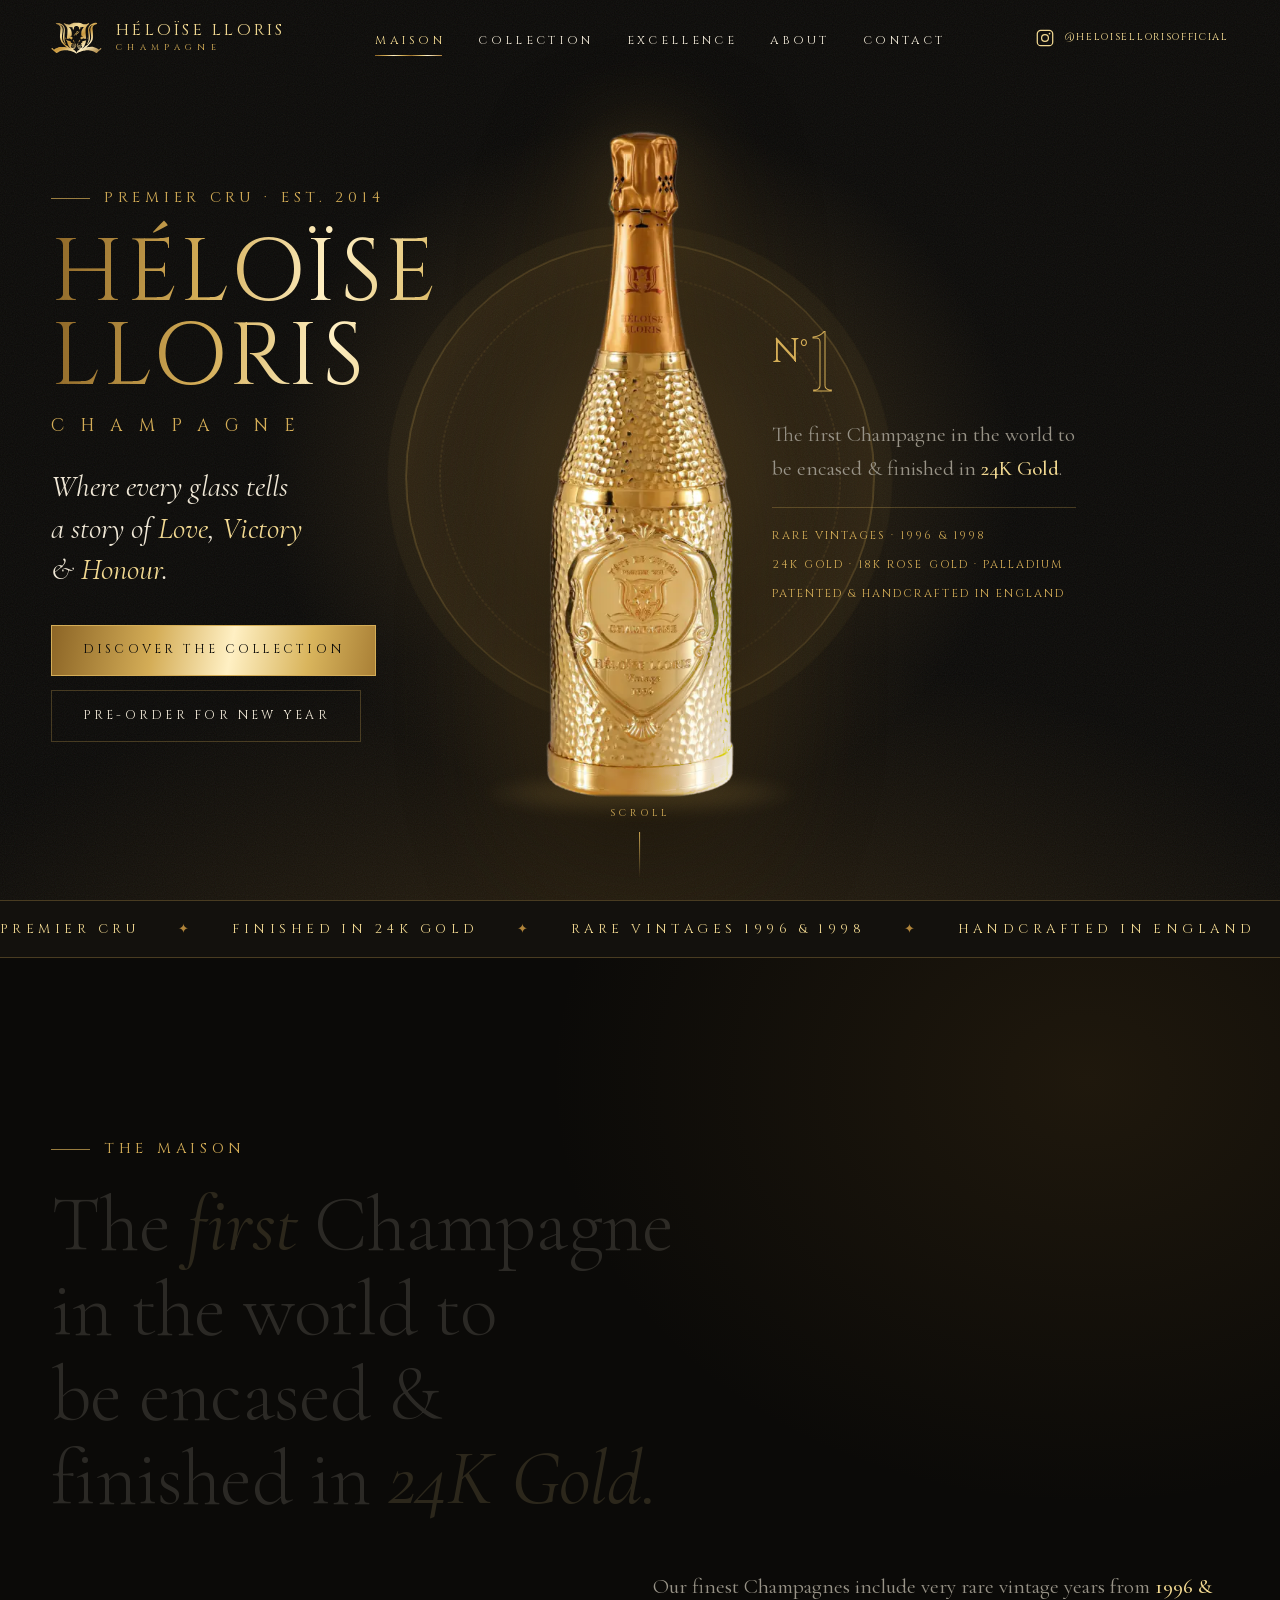
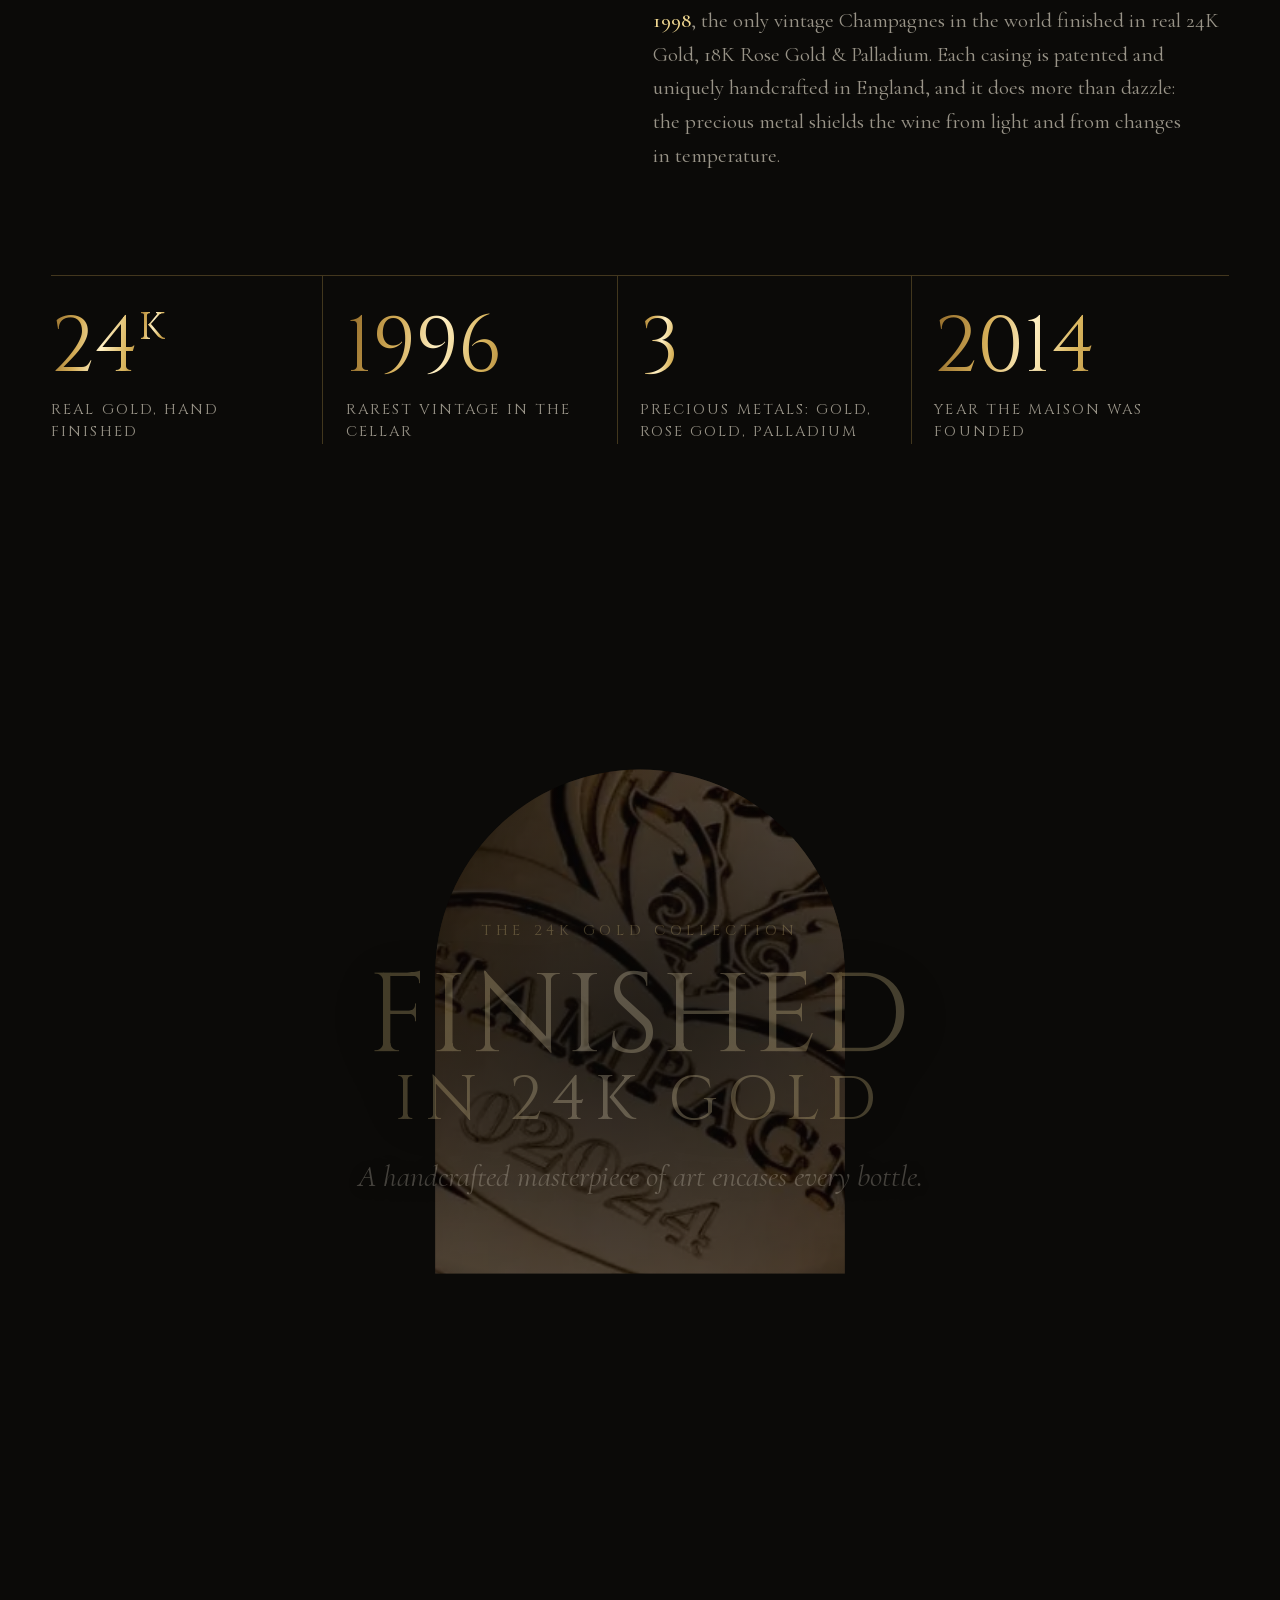
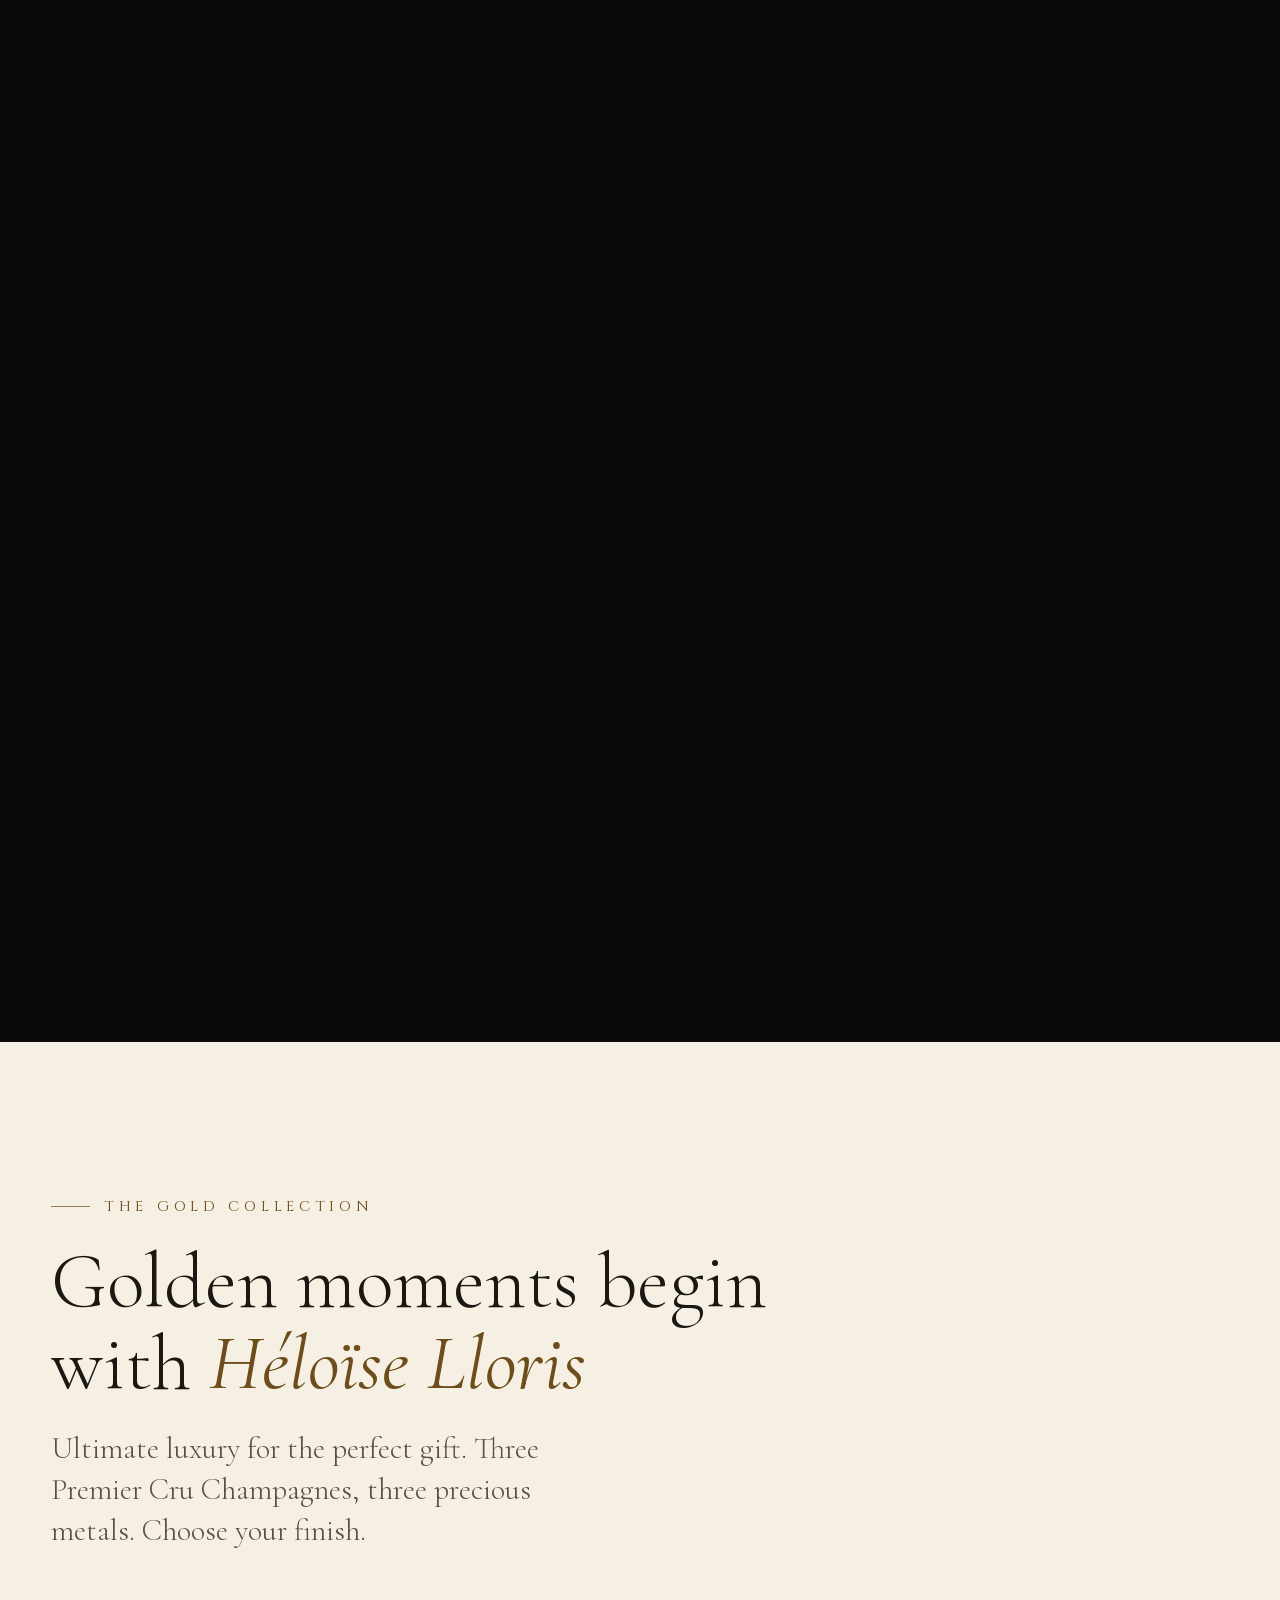
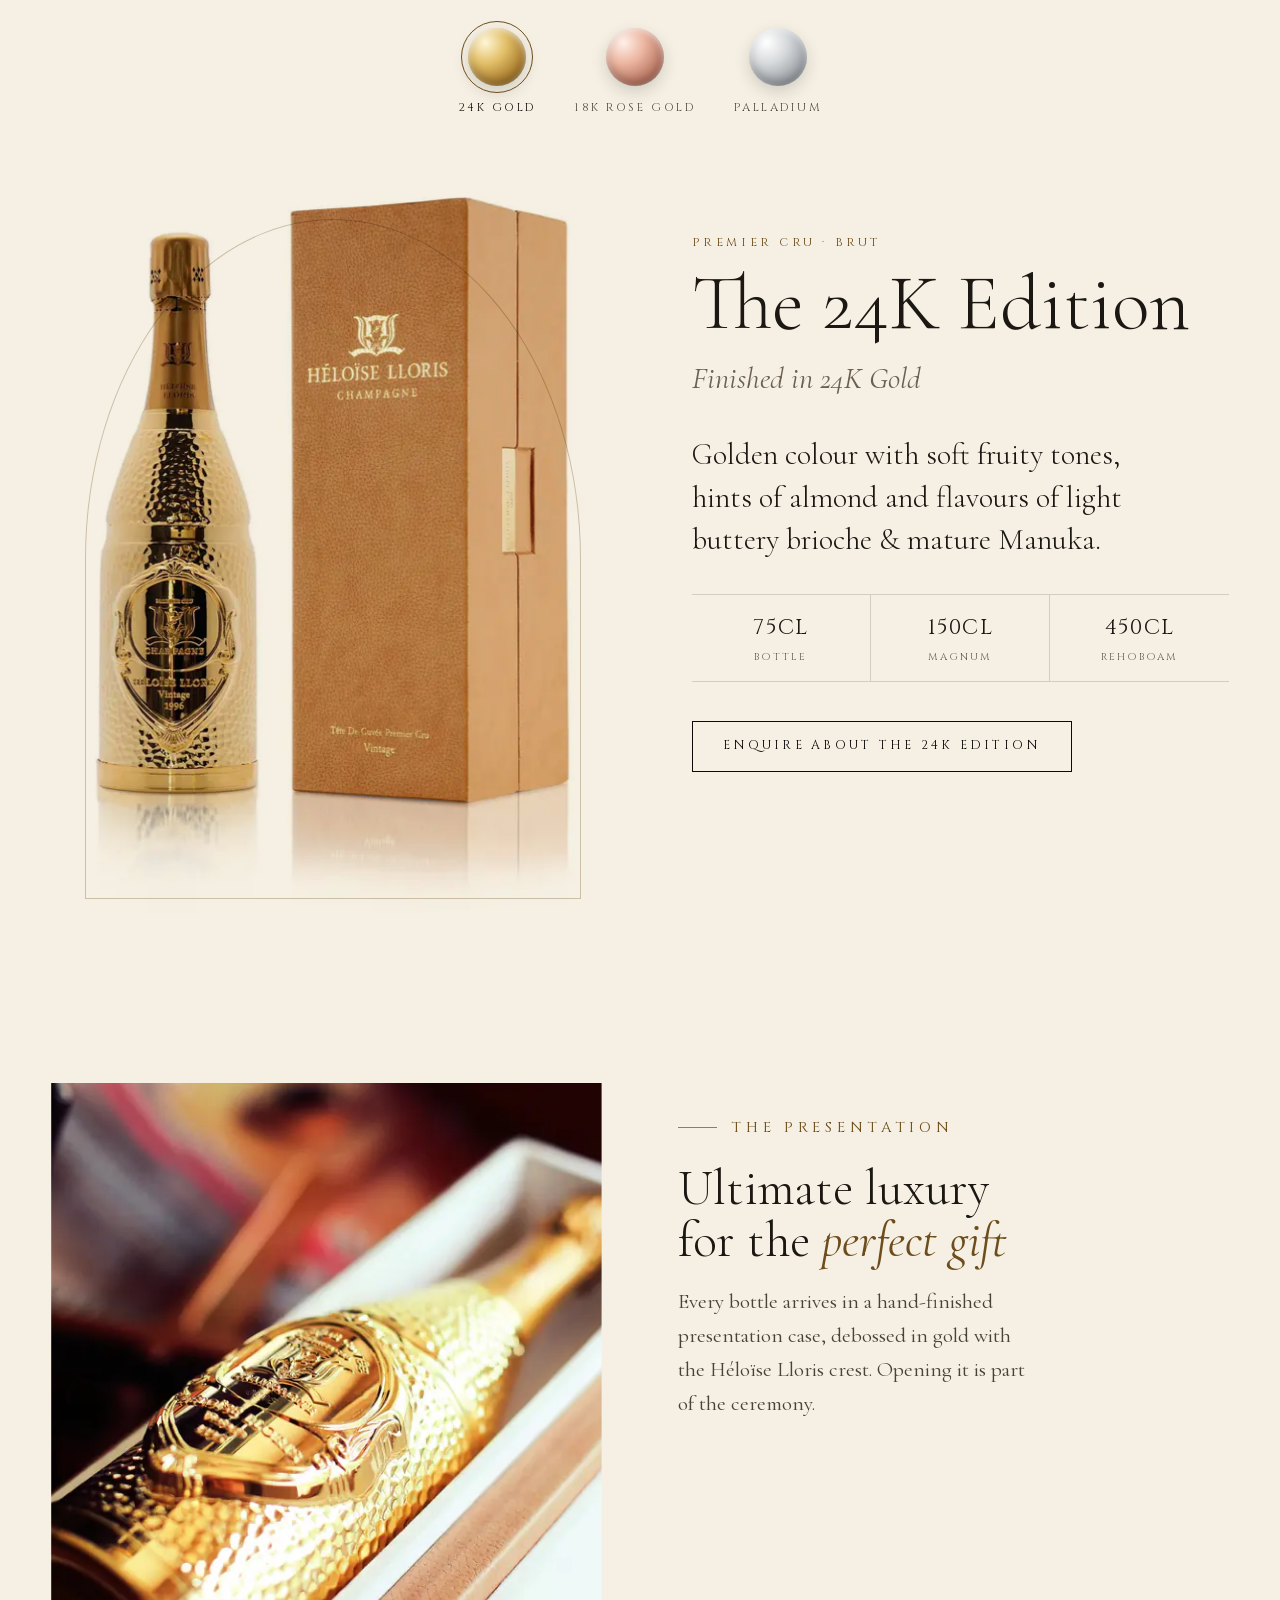
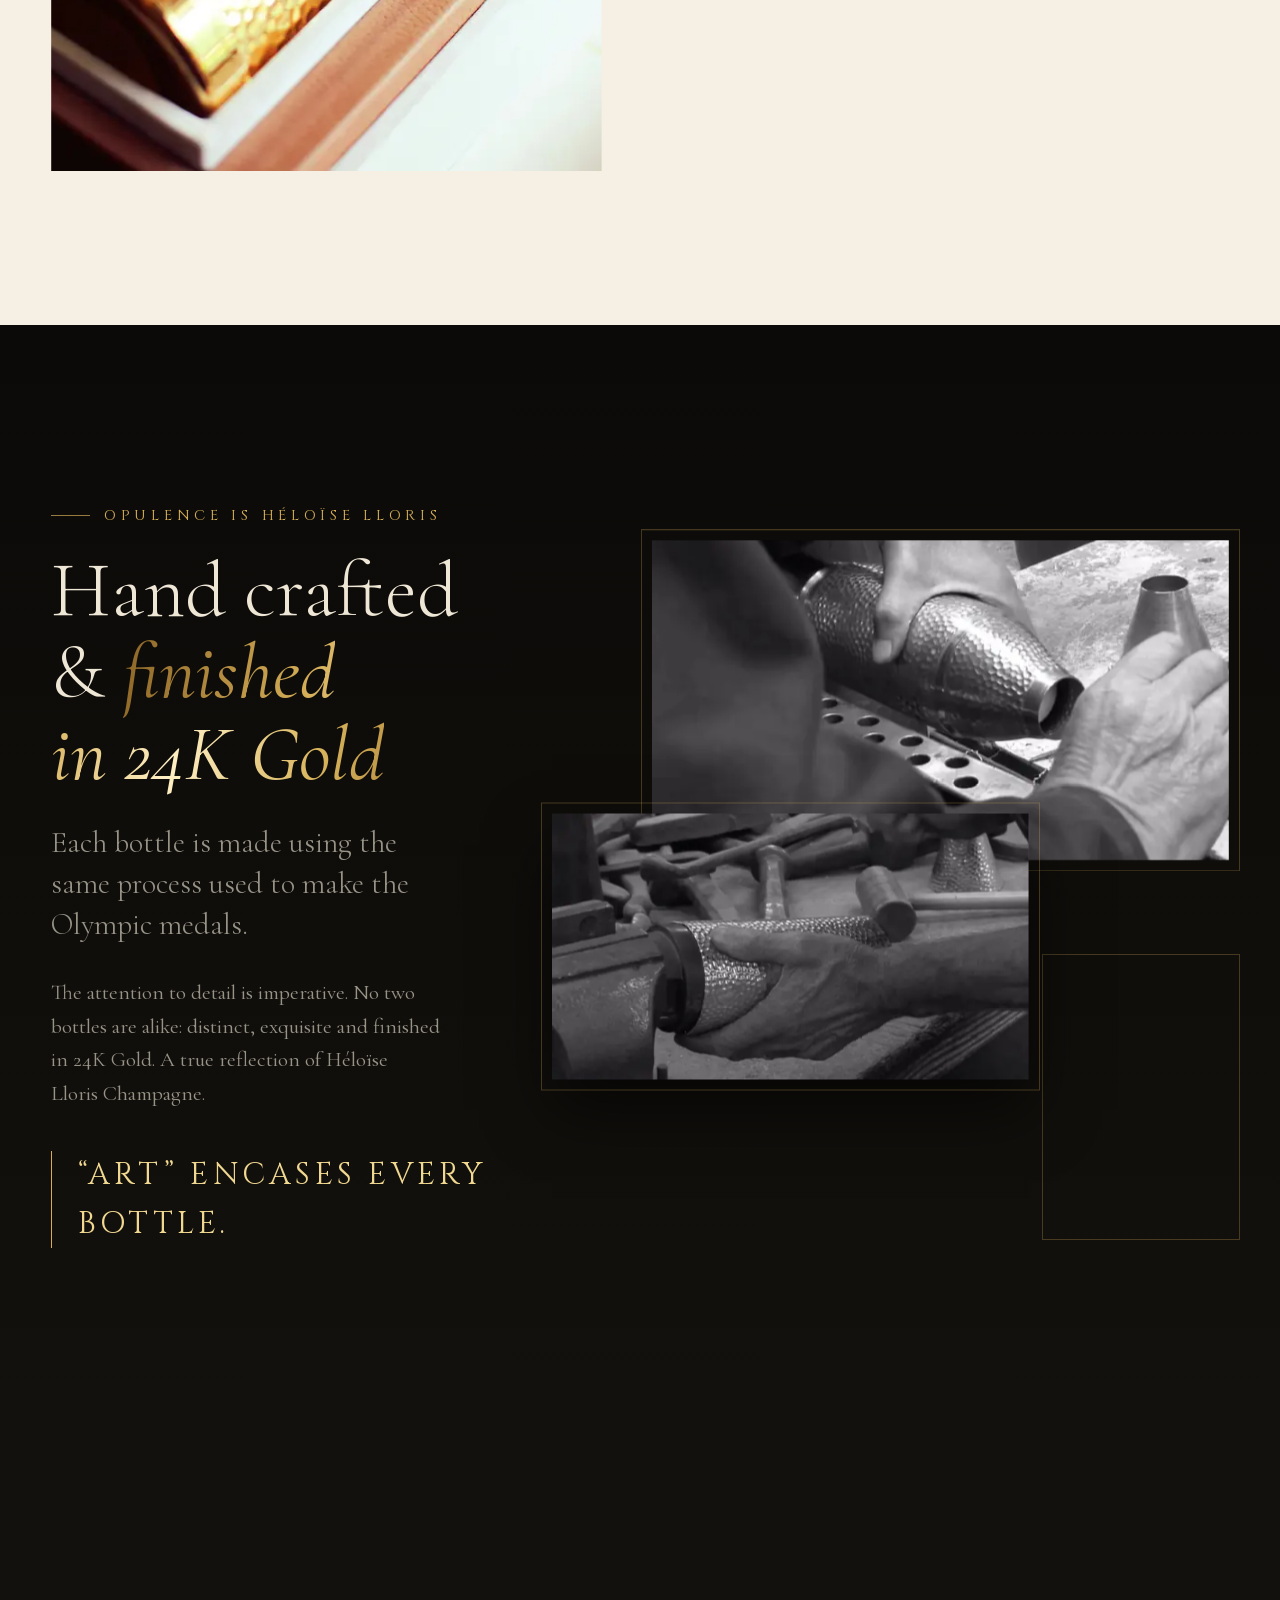
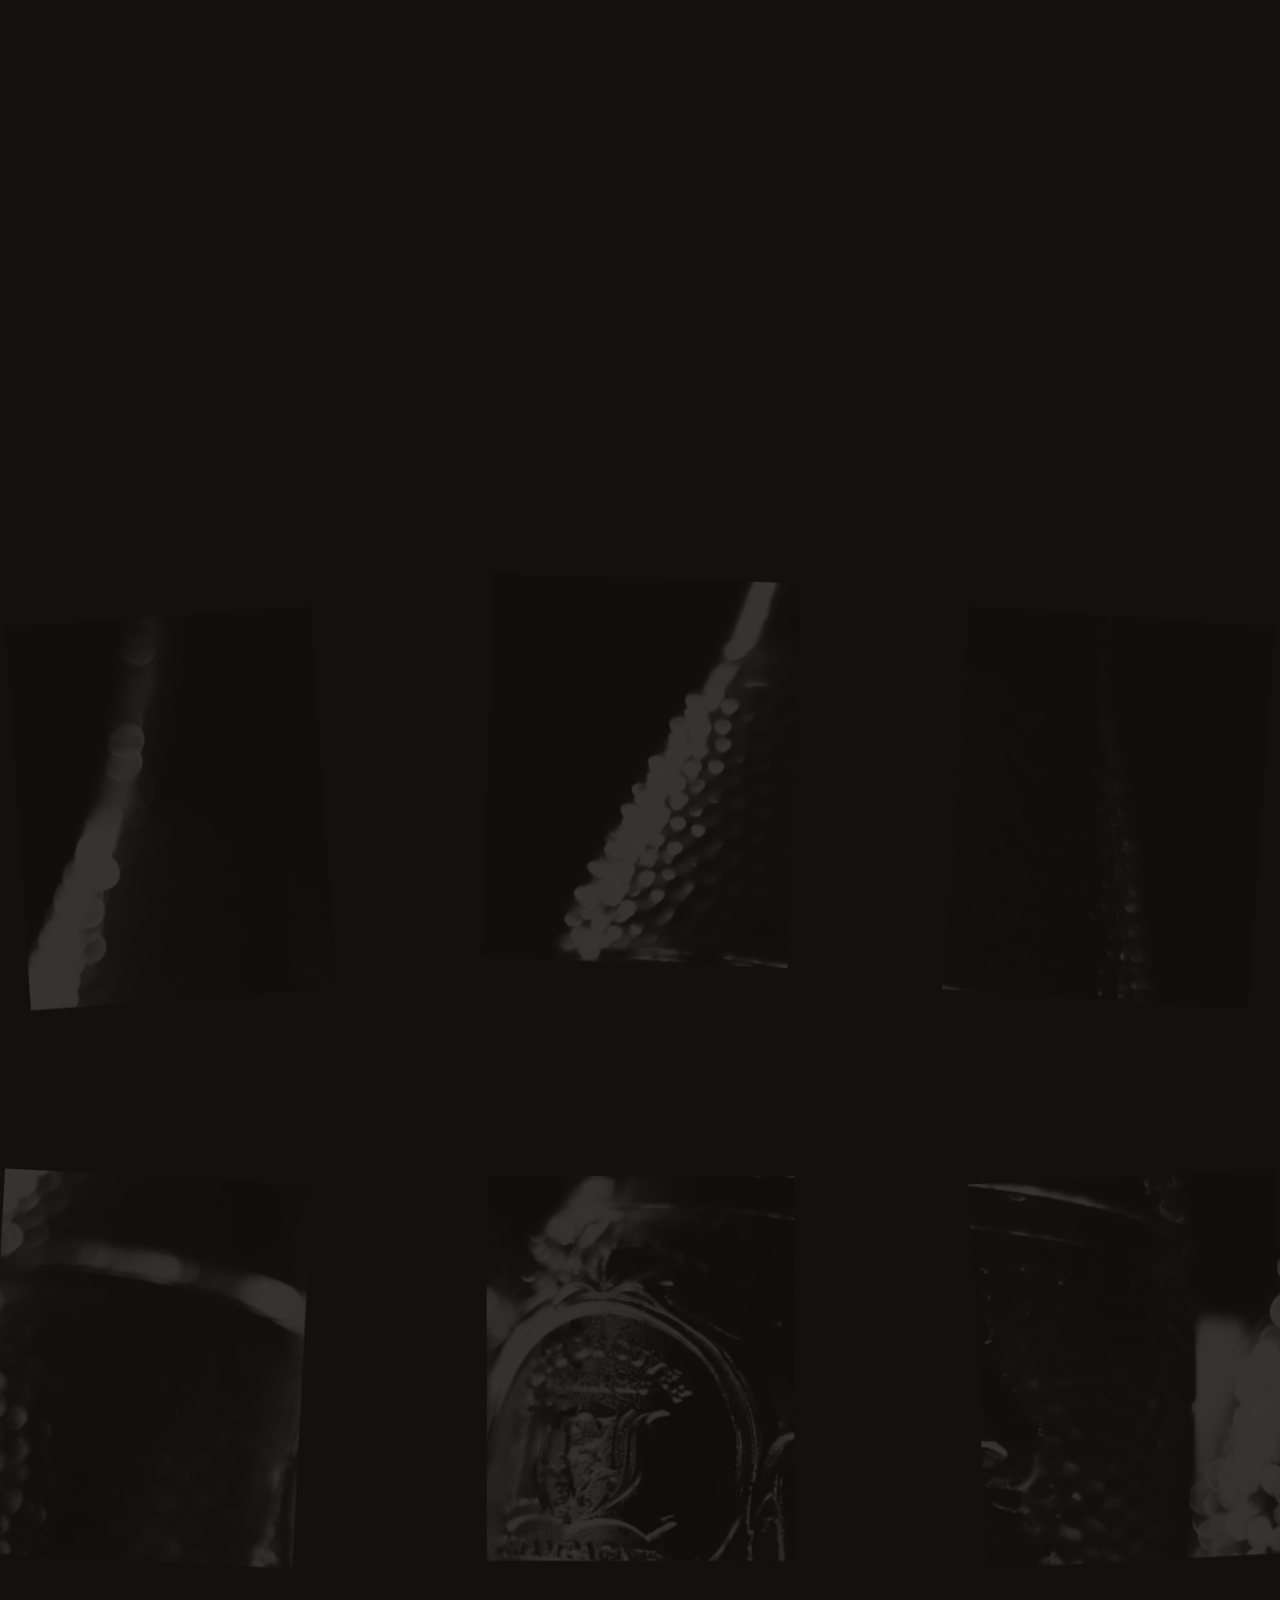
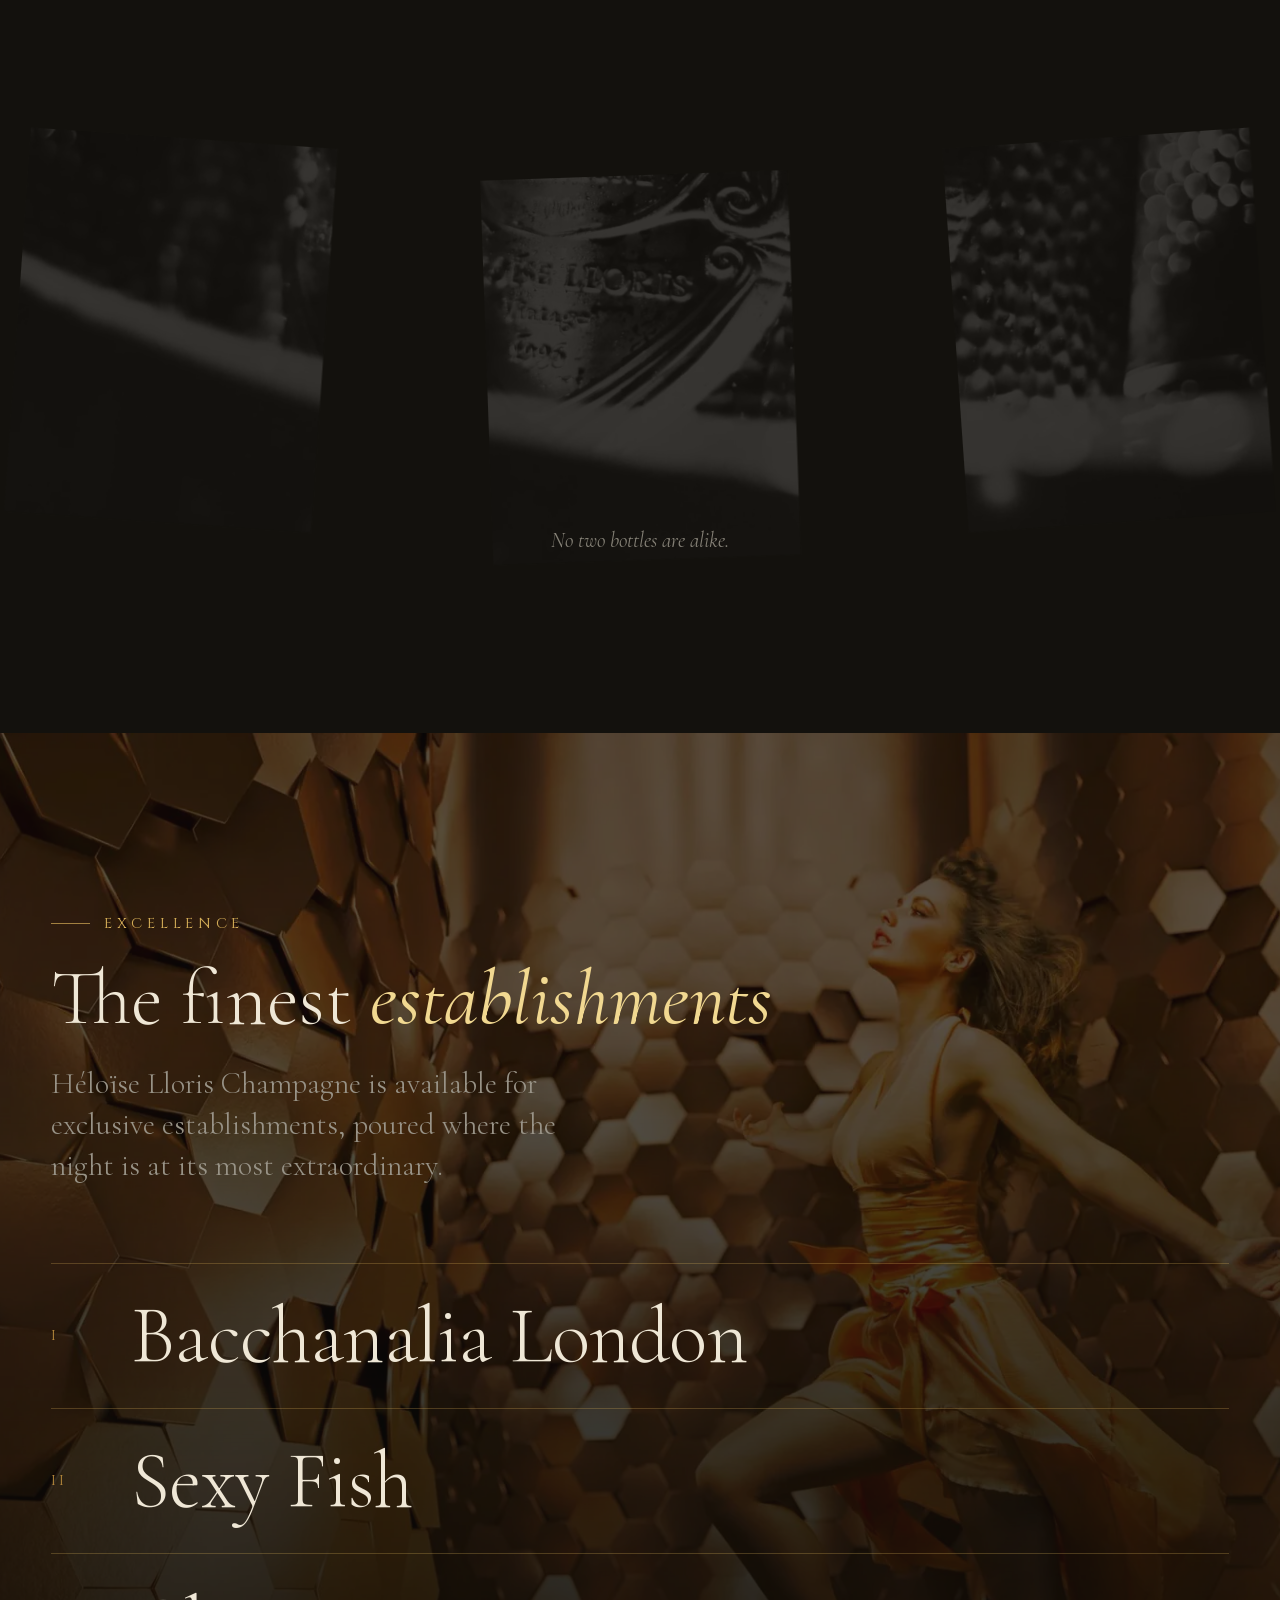
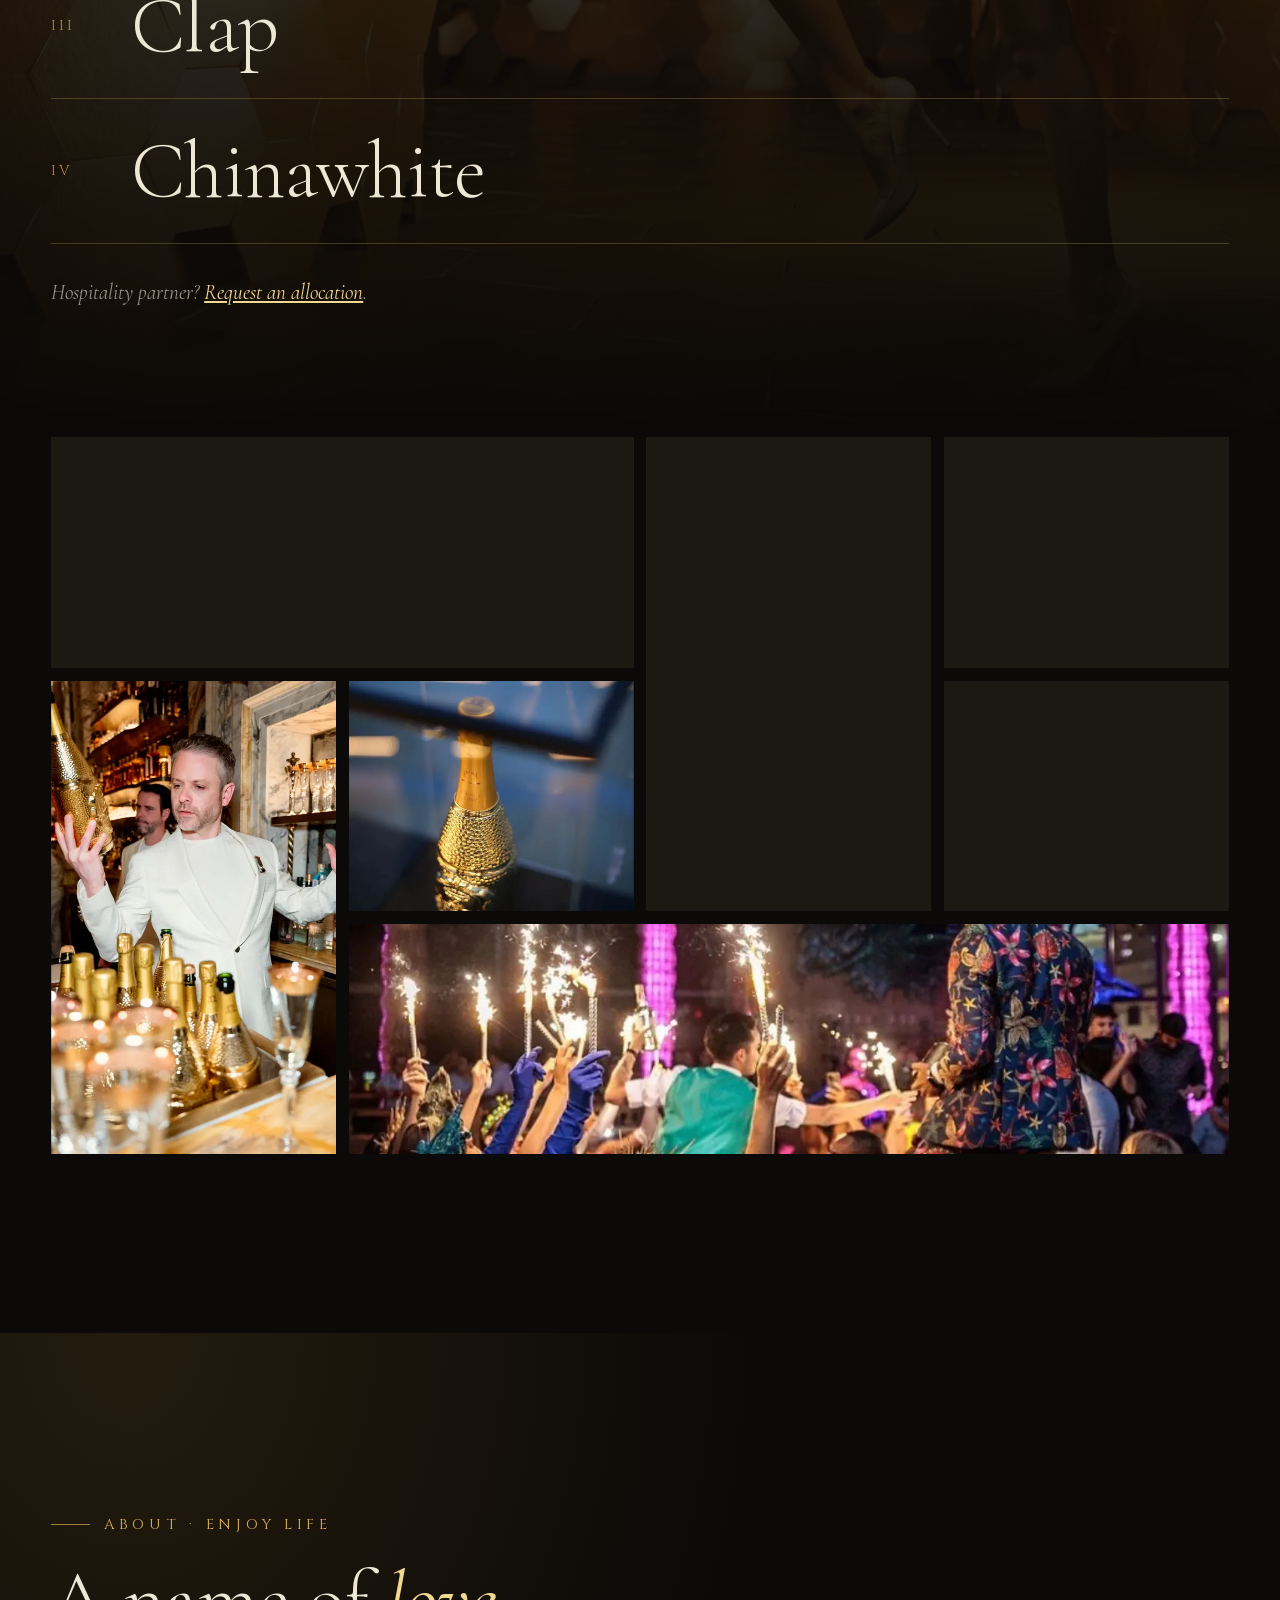
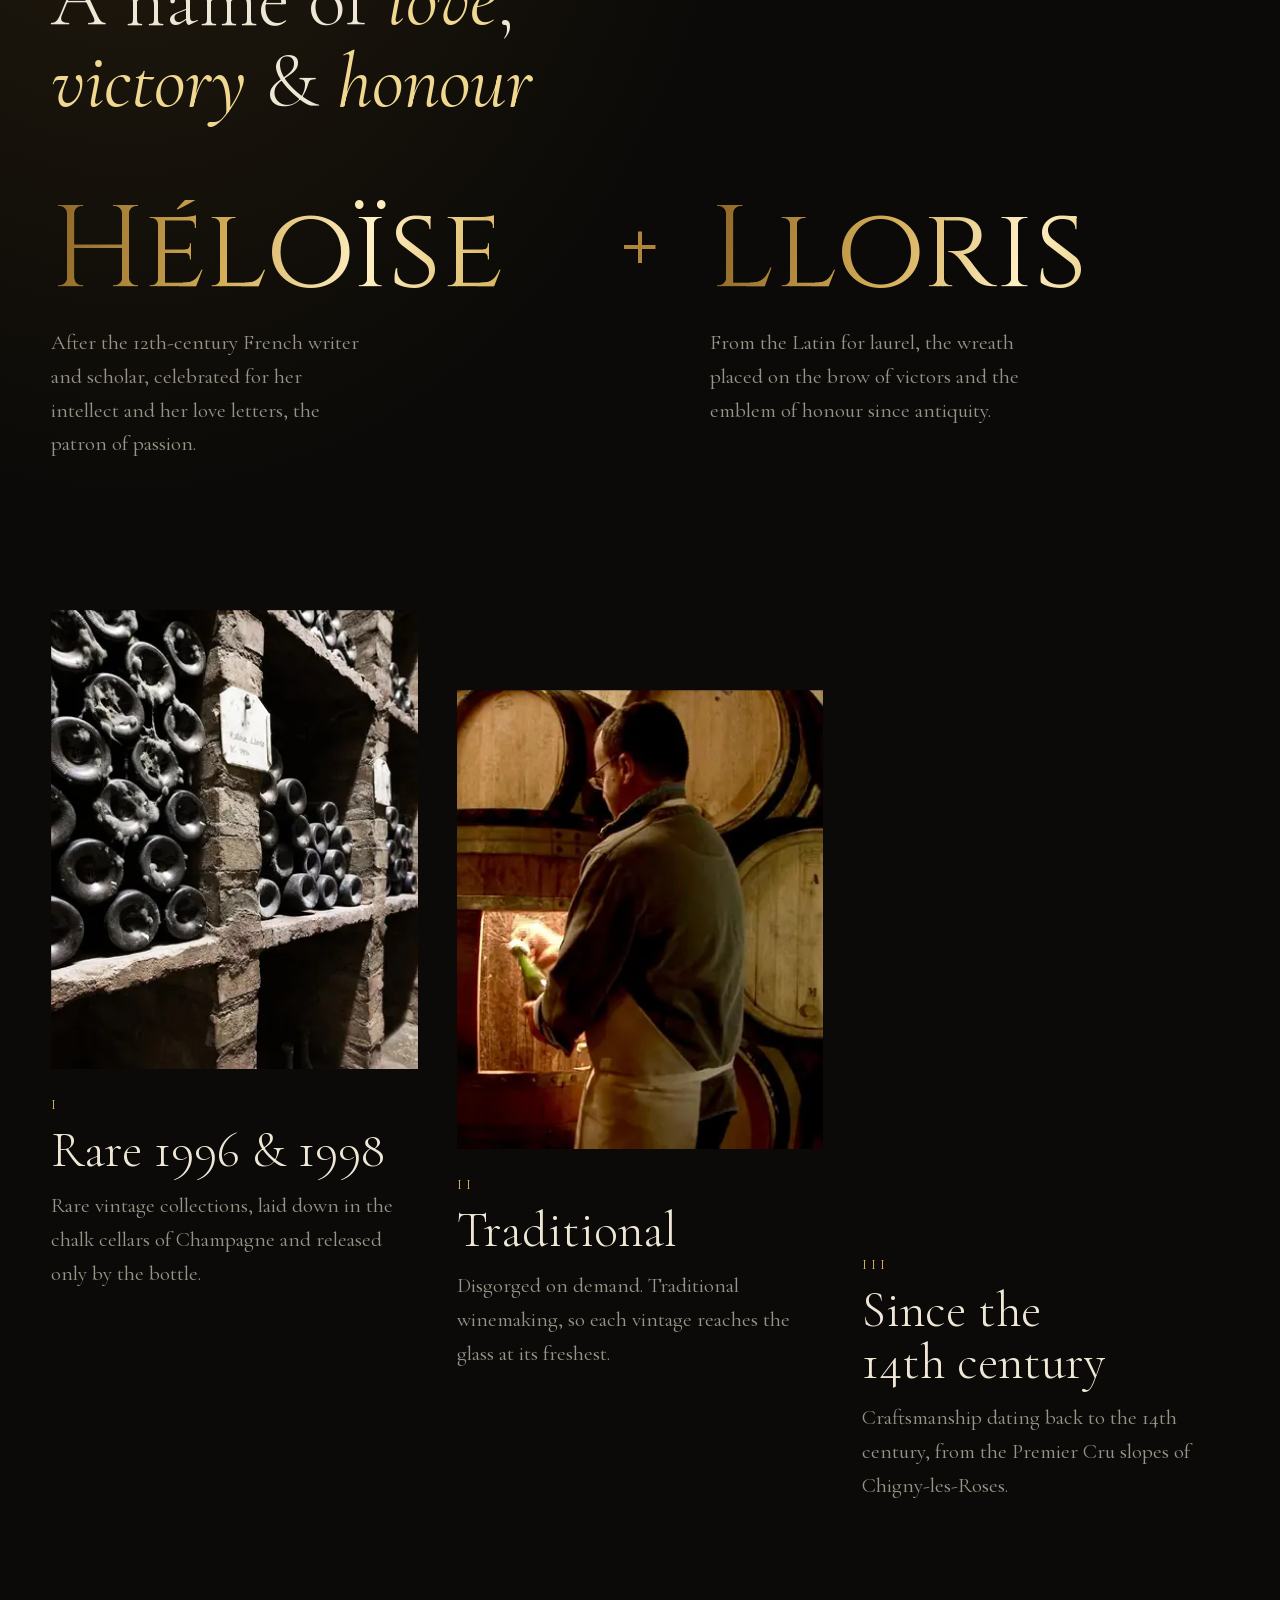
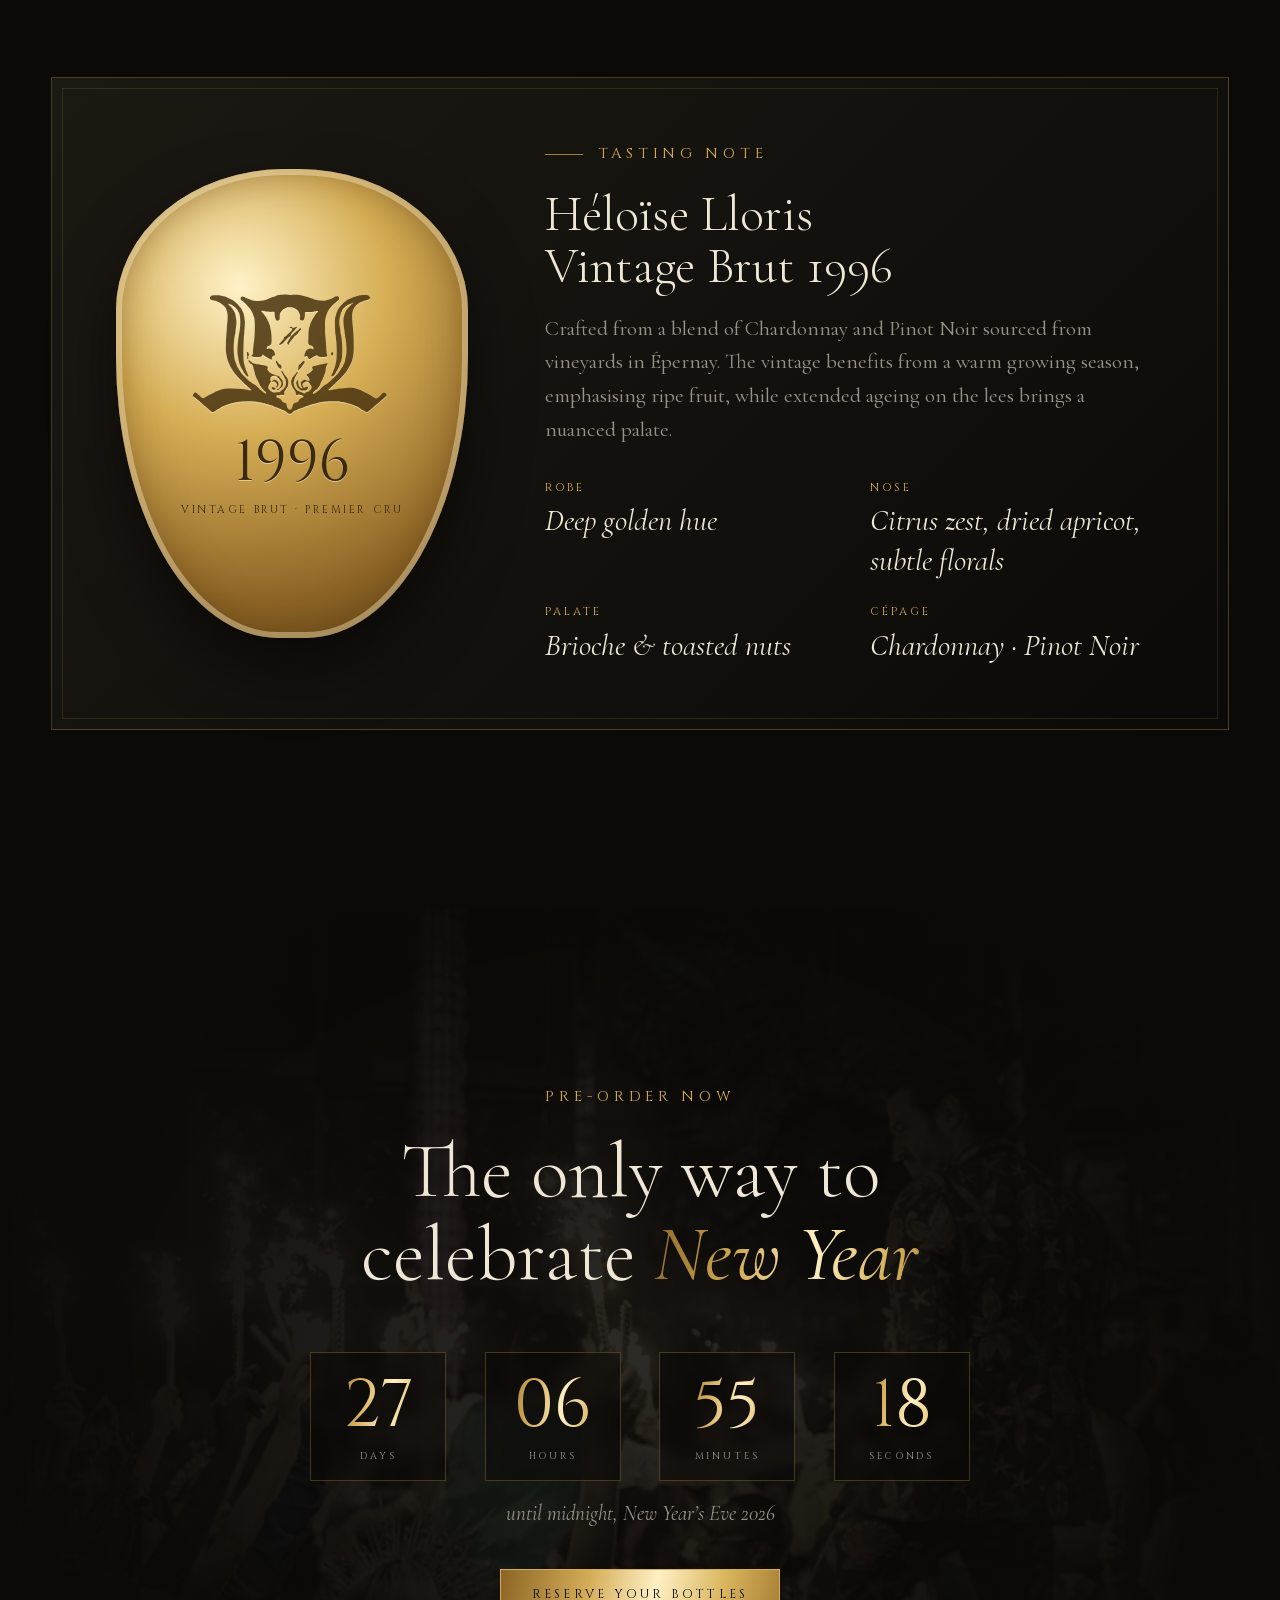
<file: index.html>
<!doctype html>
<html lang="en-GB">
<head>
<meta charset="utf-8">
<meta name="viewport" content="width=device-width, initial-scale=1, viewport-fit=cover">
<title>Héloïse Lloris Champagne · Premier Cru Finished in 24K Gold</title>
<meta name="description" content="Héloïse Lloris: the first Champagne in the world encased and finished in 24K gold. Premier Cru and rare 1996 &amp; 1998 vintages in 24K gold, 18K rose gold and palladium, handcrafted in England.">
<meta name="theme-color" content="#0b0a08">
<meta name="color-scheme" content="dark light">
<link rel="canonical" href="https://tarne75.github.io/heloiselloris/">
<meta property="og:type" content="website">
<meta property="og:title" content="Héloïse Lloris Champagne · Finished in 24K Gold">
<meta property="og:description" content="The first Champagne in the world encased and finished in 24K gold. Premier Cru, handcrafted in England.">
<meta property="og:image" content="https://tarne75.github.io/heloiselloris/assets/img/og.jpg">
<meta name="twitter:card" content="summary_large_image">
<link rel="icon" href="favicon.svg" type="image/svg+xml">
<link rel="icon" href="favicon-32.png" sizes="32x32" type="image/png">
<link rel="apple-touch-icon" href="apple-touch-icon.png">
<link rel="manifest" href="site.webmanifest">
<link rel="preload" as="image" type="image/webp" href="assets/img/bottle-gold-420.webp" imagesrcset="assets/img/bottle-gold-260.webp 260w, assets/img/bottle-gold-420.webp 420w, assets/img/bottle-gold-640.webp 640w" imagesizes="(max-width: 760px) 34vw, 15vw" fetchpriority="high">
<link rel="preload" href="assets/fonts/cinzel.woff2" as="font" type="font/woff2" crossorigin>
<link rel="preload" href="assets/fonts/cormorant.woff2" as="font" type="font/woff2" crossorigin>
<link rel="stylesheet" href="assets/css/site.css">
<script>document.documentElement.classList.add("js")</script>
<script type="application/ld+json">
{"@context":"https://schema.org","@type":"Organization","name":"Héloïse Lloris Champagne","url":"https://heloiselloris.com/","email":"info@Heloise-Lloris.com","foundingDate":"2014","address":{"@type":"PostalAddress","streetAddress":"3 Rue De Rilly","postalCode":"51500","addressLocality":"Chigny-les-Roses","addressCountry":"FR"},"sameAs":["https://www.instagram.com/heloisellorisofficial/"]}
</script>
</head>
<body>
<svg class="sprite" aria-hidden="true" focusable="false">
  <defs>
    <linearGradient id="foil" x1="0" y1="0" x2="1" y2="1">
      <stop offset="0" stop-color="#8c6526"/><stop offset=".3" stop-color="#f3dc9a"/><stop offset=".5" stop-color="#c9973b"/><stop offset=".72" stop-color="#fff0c4"/><stop offset="1" stop-color="#9a6f2a"/>
    </linearGradient>
    <symbol id="ig" viewBox="0 0 24 24"><path fill="none" stroke="currentColor" stroke-width="1.5" d="M7 2.75h10A4.25 4.25 0 0 1 21.25 7v10A4.25 4.25 0 0 1 17 21.25H7A4.25 4.25 0 0 1 2.75 17V7A4.25 4.25 0 0 1 7 2.75Z"/><circle cx="12" cy="12" r="4.1" fill="none" stroke="currentColor" stroke-width="1.5"/><circle cx="17.4" cy="6.6" r="1.05" fill="currentColor"/></symbol>
  </defs>
</svg>

<a class="skip" href="#main">Skip to content</a>

<header class="masthead" id="top">
  <a class="brand" href="#home" aria-label="Héloïse Lloris Champagne, home">
    <svg class="brand__crest" aria-hidden="true"><use href="assets/img/crest-symbol.svg#crest"/></svg>
    <span class="brand__word">Héloïse Lloris <small>Champagne</small></span>
  </a>
  <nav class="nav" aria-label="Primary">
    <ul id="primary-nav" popover>
      <li class="nav__close"><button type="button" popovertarget="primary-nav" popovertargetaction="hide" aria-label="Close menu">×</button></li>
      <li><a href="#home">Maison</a></li>
      <li><a href="#collection">Collection</a></li>
      <li><a href="#excellence">Excellence</a></li>
      <li><a href="#about">About</a></li>
      <li><a href="#contact">Contact</a></li>
    </ul>
  </nav>
  <div class="masthead__tools">
    <a class="icon-link" href="https://www.instagram.com/heloisellorisofficial/" target="_blank" rel="noopener" aria-label="@heloisellorisofficial on Instagram (opens in a new tab)"><svg aria-hidden="true"><use href="#ig"/></svg><span class="icon-link__handle">@heloisellorisofficial</span></a>
    <button class="menu-btn" type="button" popovertarget="primary-nav" aria-label="Open menu"><span></span><span></span></button>
  </div>
  <span class="progress" aria-hidden="true"></span>
</header>

<main id="main">

  <!-- ============ HOME / HERO ============ -->
  <section class="hero" id="home" data-spy aria-labelledby="hero-title">
    <div class="hero__bubbles" aria-hidden="true"><i></i><i></i><i></i><i></i><i></i><i></i><i></i><i></i><i></i><i></i><i></i><i></i><i></i><i></i></div>
    <div class="hero__copy">
      <p class="eyebrow">Premier Cru · Est. 2014</p>
      <h1 class="hero__title" id="hero-title"><span class="foil">Héloïse</span> <span class="foil">Lloris</span><span class="hero__sub">Champagne</span></h1>
      <p class="hero__tagline">Where every glass tells a story of <em>Love</em>, <em>Victory</em> &amp; <em>Honour</em>.</p>
      <div class="hero__cta">
        <a class="btn btn--gold" href="#collection">Discover the collection</a>
        <a class="btn btn--ghost" href="#preorder">Pre-order for New Year</a>
      </div>
    </div>
    <figure class="hero__bottle">
      <span class="halo" aria-hidden="true"></span>
      <img src="assets/img/bottle-gold-420.webp" srcset="assets/img/bottle-gold-260.webp 260w, assets/img/bottle-gold-420.webp 420w, assets/img/bottle-gold-640.webp 640w" sizes="(max-width: 760px) 34vw, 15vw" width="420" height="1491" alt="A bottle of Héloïse Lloris Vintage 1996, encased in hammered 24K gold" fetchpriority="high">
      <span class="sweep" aria-hidden="true"></span>
    </figure>
    <aside class="hero__aside">
      <p class="numero"><span>N°</span>1</p>
      <p>The first Champagne in the world to be encased &amp; finished in <strong>24K Gold</strong>.</p>
      <ul class="hero__facts">
        <li>Rare vintages · 1996 &amp; 1998</li>
        <li>24K Gold · 18K Rose Gold · Palladium</li>
        <li>Patented &amp; handcrafted in England</li>
      </ul>
    </aside>
    <a class="scroll-cue" href="#manifesto"><span>Scroll</span><i aria-hidden="true"></i></a>
  </section>

  <div class="marquee" aria-hidden="true">
    <div class="marquee__track">
      <span>Premier Cru</span><b>✦</b><span>Finished in 24K Gold</span><b>✦</b><span>Rare Vintages 1996 &amp; 1998</span><b>✦</b><span>Handcrafted in England</span><b>✦</b><span>Disgorged on Demand</span><b>✦</b><span>Chigny-les-Roses</span><b>✦</b>
      <span>Premier Cru</span><b>✦</b><span>Finished in 24K Gold</span><b>✦</b><span>Rare Vintages 1996 &amp; 1998</span><b>✦</b><span>Handcrafted in England</span><b>✦</b><span>Disgorged on Demand</span><b>✦</b><span>Chigny-les-Roses</span><b>✦</b>
    </div>
  </div>

  <!-- ============ MANIFESTO ============ -->
  <section class="manifesto" id="manifesto" aria-labelledby="manifesto-title">
    <div class="wrap">
      <p class="eyebrow" data-reveal>The Maison</p>
      <h2 class="manifesto__text" id="manifesto-title" data-words>The first Champagne in the world to be encased &amp; finished in 24K Gold.</h2>
      <div class="manifesto__body" data-reveal>
        <p>Our finest Champagnes include very rare vintage years from <strong>1996 &amp; 1998</strong>, the only vintage Champagnes in the world finished in real 24K Gold, 18K Rose Gold &amp; Palladium. Each casing is patented and uniquely handcrafted in England, and it does more than dazzle: the precious metal shields the wine from light and from changes in temperature.</p>
      </div>
      <dl class="stats">
        <div data-reveal><dt><span data-count="24">24</span><em>K</em></dt><dd>Real gold, hand finished</dd></div>
        <div data-reveal style="--d:.1s"><dt><span data-count="1996">1996</span></dt><dd>Rarest vintage in the cellar</dd></div>
        <div data-reveal style="--d:.2s"><dt><span data-count="3">3</span></dt><dd>Precious metals: gold, rose gold, palladium</dd></div>
        <div data-reveal style="--d:.3s"><dt><span data-count="2014">2014</span></dt><dd>Year the Maison was founded</dd></div>
      </dl>
    </div>
  </section>

  <!-- ============ FINISHED IN 24K GOLD (scroll stage) ============ -->
  <section class="stage" id="gold" aria-labelledby="gold-title">
    <div class="stage__pin">
      <div class="stage__window">
        <img data-srcset="assets/img/crest-1998-640.webp 640w, assets/img/crest-1998-1125.webp 1125w" sizes="100vw" width="1125" height="1406" alt="Close-up of the hammered 24K gold casing, engraved Héloïse Lloris Vintage 1998" decoding="async" data-defer>
        <noscript><img src="assets/img/crest-1998-1125.webp" width="1125" height="1406" alt=""></noscript>
      </div>
      <div class="stage__copy">
        <p class="eyebrow">The 24K Gold Collection</p>
        <h2 id="gold-title"><span class="foil">Finished</span> <span class="foil">in 24K Gold</span></h2>
        <p>A handcrafted masterpiece of art encases every bottle.</p>
      </div>
    </div>
  </section>

  <!-- ============ COLLECTION ============ -->
  <section class="collection" id="collection" data-spy aria-labelledby="collection-title">
    <div class="wrap">
      <header class="section-head" data-reveal>
        <p class="eyebrow">The Gold Collection</p>
        <h2 id="collection-title">Golden moments begin with <em>Héloïse Lloris</em></h2>
        <p class="lede">Ultimate luxury for the perfect gift. Three Premier Cru Champagnes, three precious metals. Choose your finish.</p>
      </header>

      <div class="atelier" data-reveal>
        <fieldset class="metals">
          <legend class="visually-hidden">Choose a finish</legend>
          <label class="metal metal--gold"><input type="radio" name="metal" value="gold" checked><span class="metal__chip" aria-hidden="true"></span><span class="metal__name">24K Gold</span></label>
          <label class="metal metal--rose"><input type="radio" name="metal" value="rose"><span class="metal__chip" aria-hidden="true"></span><span class="metal__name">18K Rose Gold</span></label>
          <label class="metal metal--palladium"><input type="radio" name="metal" value="palladium"><span class="metal__chip" aria-hidden="true"></span><span class="metal__name">Palladium</span></label>
        </fieldset>

        <div class="atelier__stage">
          <div class="atelier__photos">
            <img class="ph ph--gold" src="assets/img/prod-gold-1000.webp" srcset="assets/img/prod-gold-560.webp 560w, assets/img/prod-gold-1000.webp 1000w" sizes="(max-width: 900px) 90vw, 42vw" width="1000" height="1370" alt="Héloïse Lloris 24K Edition bottle beside its leather presentation box" loading="lazy" decoding="async">
            <img class="ph ph--rose" src="assets/img/prod-rose-1000.webp" srcset="assets/img/prod-rose-560.webp 560w, assets/img/prod-rose-1000.webp 1000w" sizes="(max-width: 900px) 90vw, 42vw" width="1000" height="1370" alt="Héloïse Lloris 18K Edition bottle in rose gold beside its presentation box" loading="lazy" decoding="async">
            <img class="ph ph--palladium" src="assets/img/prod-palladium-1000.webp" srcset="assets/img/prod-palladium-560.webp 560w, assets/img/prod-palladium-1000.webp 1000w" sizes="(max-width: 900px) 90vw, 42vw" width="1000" height="1370" alt="Héloïse Lloris Palladium Edition bottle beside its presentation box" loading="lazy" decoding="async">
          </div>

          <div class="atelier__panels">
            <article class="edition edition--gold">
              <p class="edition__kicker">Premier Cru · Brut</p>
              <h3>The 24K Edition</h3>
              <p class="edition__finish">Finished in 24K Gold</p>
              <p>Golden colour with soft fruity tones, hints of almond and flavours of light buttery brioche &amp; mature Manuka.</p>
              <ul class="sizes" aria-label="Available sizes"><li><b>75cl</b>Bottle</li><li><b>150cl</b>Magnum</li><li><b>450cl</b>Rehoboam</li></ul>
              <a class="btn btn--ink" href="#contact" data-enquire="24K Edition">Enquire about the 24K Edition</a>
            </article>
            <article class="edition edition--rose">
              <p class="edition__kicker">Premier Cru · Extra Dry Rosé</p>
              <h3>The 18K Edition</h3>
              <p class="edition__finish">Finished in 18K Rose Gold</p>
              <p>Pale pink colour, exuberant sparkle, with layers of zesty cherry blossom, light fruitiness and a delicious background hint of crisp blueberries.</p>
              <ul class="sizes" aria-label="Available sizes"><li><b>75cl</b>Bottle</li><li><b>150cl</b>Magnum</li><li><b>450cl</b>Rehoboam</li></ul>
              <a class="btn btn--ink" href="#contact" data-enquire="18K Edition">Enquire about the 18K Edition</a>
            </article>
            <article class="edition edition--palladium">
              <p class="edition__kicker">Premier Cru · Sec</p>
              <h3>The Palladium Edition</h3>
              <p class="edition__finish">Finished in Palladium</p>
              <p>Pale gold with sweet jasmine &amp; Manuka flavours, light almond tones &amp; a zesty fruitiness.</p>
              <ul class="sizes" aria-label="Available sizes"><li><b>75cl</b>Bottle</li><li><b>150cl</b>Magnum</li><li><b>450cl</b>Rehoboam</li></ul>
              <a class="btn btn--ink" href="#contact" data-enquire="Palladium Edition">Enquire about the Palladium Edition</a>
            </article>
          </div>
        </div>
      </div>

      <div class="gift">
        <figure class="gift__img reveal-img" data-reveal="img">
          <img src="assets/img/giftbox-1200.webp" srcset="assets/img/giftbox-640.webp 640w, assets/img/giftbox-1200.webp 1200w" sizes="(max-width: 900px) 92vw, 46vw" width="1200" height="1346" alt="A gold Héloïse Lloris bottle resting in its luxury gift box" loading="lazy" decoding="async">
        </figure>
        <div class="gift__copy" data-reveal>
          <p class="eyebrow">The Presentation</p>
          <h3>Ultimate luxury for the <em>perfect gift</em></h3>
          <p>Every bottle arrives in a hand-finished presentation case, debossed in gold with the Héloïse Lloris crest. Opening it is part of the ceremony.</p>
          <figure class="gift__inset reveal-img" data-reveal="img">
            <img src="assets/img/box-640.webp" srcset="assets/img/box-640.webp 640w, assets/img/box-1050.webp 1050w" sizes="(max-width: 900px) 80vw, 26vw" width="1050" height="700" alt="The leather Héloïse Lloris case, debossed with the gold crest" loading="lazy" decoding="async">
          </figure>
        </div>
      </div>
    </div>
  </section>

  <!-- ============ CRAFT / OPULENCE ============ -->
  <section class="craft" id="craft" aria-labelledby="craft-title">
    <div class="wrap craft__grid">
      <div class="craft__copy" data-reveal>
        <p class="eyebrow">Opulence is Héloïse Lloris</p>
        <h2 id="craft-title">Hand crafted &amp; <span class="foil">finished in 24K Gold</span></h2>
        <p class="lede">Each bottle is made using the same process used to make the Olympic medals.</p>
        <p>The attention to detail is imperative. No two bottles are alike: distinct, exquisite and finished in 24K Gold. A true reflection of Héloïse Lloris Champagne.</p>
        <blockquote class="craft__quote"><p>“Art” encases every bottle.</p></blockquote>
      </div>
      <figure class="craft__a reveal-img" data-reveal="img" data-parallax="-0.06">
        <img src="assets/img/craft-1-1100.webp" srcset="assets/img/craft-1-640.webp 640w, assets/img/craft-1-1100.webp 1100w" sizes="(max-width: 900px) 92vw, 44vw" width="1100" height="610" alt="A craftsman's hands shaping a hammered metal casing" loading="lazy" decoding="async">
      </figure>
      <figure class="craft__b reveal-img" data-reveal="img" data-parallax="0.08">
        <img src="assets/img/craft-2-1100.webp" srcset="assets/img/craft-2-640.webp 640w, assets/img/craft-2-1100.webp 1100w" sizes="(max-width: 900px) 92vw, 36vw" width="1100" height="614" alt="Hammering the textured surface of a casing by hand" loading="lazy" decoding="async">
      </figure>
      <figure class="craft__c reveal-img" data-reveal="img" data-parallax="-0.1">
        <img src="assets/img/cabinet-467.webp" width="467" height="700" alt="A wall of gold Héloïse Lloris bottles beneath a display cabinet" loading="lazy" decoding="async">
      </figure>
    </div>
  </section>

  <!-- ============ INSTAGRAM ============ -->
  <section class="insta" id="instagram" aria-labelledby="insta-title">
    <div class="wrap">
      <header class="section-head section-head--split" data-reveal>
        <div>
          <p class="eyebrow">Behind the Gold</p>
          <h2 id="insta-title">@heloisellorisofficial</h2>
        </div>
        <a class="btn btn--ghost" href="https://www.instagram.com/heloisellorisofficial/" target="_blank" rel="noopener"><svg class="i" aria-hidden="true"><use href="#ig"/></svg> Follow on Instagram</a>
      </header>
      <div class="ig-feed">
        <a class="ig-tile" href="https://www.instagram.com/heloisellorisofficial/" target="_blank" rel="noopener" data-reveal style="--d:0s"><img src="assets/img/ig-01.webp" width="512" height="640" alt="A gold Vintage 1996 bottle against midnight blue" loading="lazy" decoding="async"></a>
        <a class="ig-tile" href="https://www.instagram.com/heloisellorisofficial/" target="_blank" rel="noopener" data-reveal style="--d:.08s"><img src="assets/img/ig-02.webp" width="512" height="640" alt="A guest raising a Héloïse Lloris bottle in a gilded salon" loading="lazy" decoding="async"></a>
        <a class="ig-tile" href="https://www.instagram.com/heloisellorisofficial/" target="_blank" rel="noopener" data-reveal style="--d:.16s"><img src="assets/img/ig-03.webp" width="512" height="640" alt="A palladium bottle lit in violet inside a glass display" loading="lazy" decoding="async"></a>
      </div>
      <div class="puzzle" data-puzzle aria-label="A nine-post Instagram mosaic showing a Héloïse Lloris Vintage 1996 bottle in black and white" role="img">
        <img src="assets/img/ig-04.webp" width="450" height="563" alt="" loading="lazy" decoding="async">
        <img src="assets/img/ig-05.webp" width="450" height="563" alt="" loading="lazy" decoding="async">
        <img src="assets/img/ig-06.webp" width="450" height="563" alt="" loading="lazy" decoding="async">
        <img src="assets/img/ig-07.webp" width="450" height="563" alt="" loading="lazy" decoding="async">
        <img src="assets/img/ig-08.webp" width="450" height="563" alt="" loading="lazy" decoding="async">
        <img src="assets/img/ig-09.webp" width="450" height="563" alt="" loading="lazy" decoding="async">
        <img src="assets/img/ig-10.webp" width="450" height="563" alt="" loading="lazy" decoding="async">
        <img src="assets/img/ig-11.webp" width="450" height="563" alt="" loading="lazy" decoding="async">
        <img src="assets/img/ig-12.webp" width="450" height="563" alt="" loading="lazy" decoding="async">
      </div>
      <p class="puzzle__caption" data-reveal>No two bottles are alike.</p>
    </div>
  </section>

  <!-- ============ EXCELLENCE ============ -->
  <section class="excellence" id="excellence" data-spy aria-labelledby="excellence-title">
    <div class="excellence__bg" aria-hidden="true">
      <img src="assets/img/dancer-1000.webp" srcset="assets/img/dancer-1000.webp 1000w, assets/img/dancer-2000.webp 2000w" sizes="100vw" width="2000" height="1392" alt="" loading="lazy" decoding="async">
    </div>
    <div class="wrap">
      <header class="section-head" data-reveal>
        <p class="eyebrow">Excellence</p>
        <h2 id="excellence-title">The finest <em>establishments</em></h2>
        <p class="lede">Héloïse Lloris Champagne is available for exclusive establishments, poured where the night is at its most extraordinary.</p>
      </header>
      <ol class="venues" data-venues>
        <li data-reveal><a href="#contact" data-enquire="Establishments"><span class="venues__n">I</span><span class="venues__name">Bacchanalia London</span><img src="assets/img/night-host-600.webp" width="600" height="900" alt="" loading="lazy" decoding="async"></a></li>
        <li data-reveal><a href="#contact" data-enquire="Establishments"><span class="venues__n">II</span><span class="venues__name">Sexy Fish</span><img src="assets/img/night-pour-718.webp" width="718" height="673" alt="" loading="lazy" decoding="async"></a></li>
        <li data-reveal><a href="#contact" data-enquire="Establishments"><span class="venues__n">III</span><span class="venues__name">Clap</span><img src="assets/img/night-party-600.webp" width="600" height="736" alt="" loading="lazy" decoding="async"></a></li>
        <li data-reveal><a href="#contact" data-enquire="Establishments"><span class="venues__n">IV</span><span class="venues__name">Chinawhite</span><img src="assets/img/night-sparks-700.webp" width="700" height="458" alt="" loading="lazy" decoding="async"></a></li>
      </ol>
      <p class="venues__note" data-reveal>Hospitality partner? <a href="#contact" data-enquire="Establishments">Request an allocation</a>.</p>

      <div class="gallery" data-gallery>
        <button class="g g--wide" type="button" data-full="assets/img/bar-2000.webp" data-reveal="img"><img src="assets/img/bar-1000.webp" width="1000" height="434" alt="Gold Héloïse Lloris bottles on a lounge bar" loading="lazy" decoding="async"></button>
        <button class="g g--tall" type="button" data-full="assets/img/icebucket-1000.webp" data-reveal="img"><img src="assets/img/icebucket-600.webp" width="600" height="794" alt="Gold bottles chilling on ice in a gold bucket" loading="lazy" decoding="async"></button>
        <button class="g" type="button" data-full="assets/img/london-1050.webp" data-reveal="img"><img src="assets/img/london-1050.webp" width="1050" height="700" alt="A bottle on display with St Paul's Cathedral lit behind at dusk" loading="lazy" decoding="async"></button>
        <button class="g g--tall" type="button" data-full="assets/img/night-host-1000.webp" data-reveal="img"><img src="assets/img/night-host-600.webp" width="600" height="900" alt="A host presenting a gold bottle at the bar" loading="lazy" decoding="async"></button>
        <button class="g" type="button" data-full="assets/img/display-1050.webp" data-reveal="img"><img src="assets/img/display-640.webp" width="640" height="427" alt="A gold bottle glowing inside a glass display case" loading="lazy" decoding="async"></button>
        <button class="g" type="button" data-full="assets/img/laduree-1200.webp" data-reveal="img"><img src="assets/img/laduree-640.webp" width="640" height="640" alt="Afternoon tea with macarons and a Héloïse Lloris gift box" loading="lazy" decoding="async"></button>
        <button class="g g--wide" type="button" data-full="assets/img/night-sparks-1170.webp" data-reveal="img"><img src="assets/img/night-sparks-1170.webp" width="1170" height="765" alt="Sparklers held high as bottles arrive at a club table" loading="lazy" decoding="async"></button>
      </div>
    </div>
  </section>

  <!-- ============ ABOUT ============ -->
  <section class="about" id="about" data-spy aria-labelledby="about-title">
    <div class="wrap">
      <header class="section-head" data-reveal>
        <p class="eyebrow">About · Enjoy Life</p>
        <h2 id="about-title">A name of <em>love</em>, <em>victory</em> &amp; <em>honour</em></h2>
      </header>
      <div class="name-story">
        <div class="name-story__word" data-reveal>
          <p class="big-word">Héloïse</p>
          <p>After the 12th-century French writer and scholar, celebrated for her intellect and her love letters, the patron of passion.</p>
        </div>
        <span class="name-story__plus" aria-hidden="true">+</span>
        <div class="name-story__word" data-reveal style="--d:.12s">
          <p class="big-word">Lloris</p>
          <p>From the Latin for laurel, the wreath placed on the brow of victors and the emblem of honour since antiquity.</p>
        </div>
      </div>

      <div class="pillars">
        <article class="pillar" data-reveal>
          <figure class="reveal-img" data-reveal="img"><img src="assets/img/cellar-800.webp" srcset="assets/img/cellar-800.webp 800w, assets/img/cellar-1700.webp 1700w" sizes="(max-width: 900px) 92vw, 30vw" width="1700" height="956" alt="Rows of vintage bottles resting in chalk cellars" loading="lazy" decoding="async"></figure>
          <p class="pillar__n">I</p>
          <h3>Rare 1996 &amp; 1998</h3>
          <p>Rare vintage collections, laid down in the chalk cellars of Champagne and released only by the bottle.</p>
        </article>
        <article class="pillar" data-reveal style="--d:.1s">
          <figure class="reveal-img" data-reveal="img"><img src="assets/img/disgorge-800.webp" srcset="assets/img/disgorge-800.webp 800w, assets/img/disgorge-1600.webp 1600w" sizes="(max-width: 900px) 92vw, 30vw" width="1600" height="940" alt="A cellar master working among oak barrels" loading="lazy" decoding="async"></figure>
          <p class="pillar__n">II</p>
          <h3>Traditional</h3>
          <p>Disgorged on demand. Traditional winemaking, so each vintage reaches the glass at its freshest.</p>
        </article>
        <article class="pillar" data-reveal style="--d:.2s">
          <figure class="reveal-img" data-reveal="img"><img src="assets/img/vineyard-1000.webp" width="1000" height="667" alt="Sunrise over the Premier Cru vineyards of the Montagne de Reims" loading="lazy" decoding="async"></figure>
          <p class="pillar__n">III</p>
          <h3>Since the 14th century</h3>
          <p>Craftsmanship dating back to the 14th century, from the Premier Cru slopes of Chigny-les-Roses.</p>
        </article>
      </div>

      <article class="tasting" data-reveal>
        <div class="tasting__label">
          <svg class="tasting__crest" aria-hidden="true"><use href="assets/img/crest-symbol.svg#crest"/></svg>
          <p class="tasting__year">1996</p>
          <p class="tasting__name">Vintage Brut · Premier Cru</p>
        </div>
        <div class="tasting__notes">
          <p class="eyebrow">Tasting note</p>
          <h3>Héloïse Lloris Vintage Brut 1996</h3>
          <p>Crafted from a blend of Chardonnay and Pinot Noir sourced from vineyards in Épernay. The vintage benefits from a warm growing season, emphasising ripe fruit, while extended ageing on the lees brings a nuanced palate.</p>
          <dl class="notes">
            <div><dt>Robe</dt><dd>Deep golden hue</dd></div>
            <div><dt>Nose</dt><dd>Citrus zest, dried apricot, subtle florals</dd></div>
            <div><dt>Palate</dt><dd>Brioche &amp; toasted nuts</dd></div>
            <div><dt>Cépage</dt><dd>Chardonnay · Pinot Noir</dd></div>
          </dl>
        </div>
      </article>
    </div>
  </section>

  <!-- ============ NEW YEAR PRE-ORDER ============ -->
  <section class="preorder" id="preorder" aria-labelledby="preorder-title">
    <div class="preorder__bg" aria-hidden="true"><img src="assets/img/night-sparks-1170.webp" width="1170" height="765" alt="" loading="lazy" decoding="async"></div>
    <div class="wrap preorder__inner" data-reveal>
      <p class="eyebrow">Pre-order now</p>
      <h2 id="preorder-title">The only way to celebrate <span class="foil">New Year</span></h2>
      <div class="countdown" data-countdown role="timer" aria-live="off">
        <div><span data-unit="d">00</span><small>Days</small></div>
        <div><span data-unit="h">00</span><small>Hours</small></div>
        <div><span data-unit="m">00</span><small>Minutes</small></div>
        <div><span data-unit="s">00</span><small>Seconds</small></div>
      </div>
      <p class="countdown__label">until midnight, <span data-countdown-year>New Year’s Eve</span></p>
      <a class="btn btn--gold" href="#contact" data-enquire="New Year pre-order">Reserve your bottles</a>
    </div>
  </section>

  <!-- ============ CONTACT ============ -->
  <section class="contact" id="contact" data-spy aria-labelledby="contact-title">
    <div class="wrap contact__grid">
      <div class="contact__intro" data-reveal>
        <p class="eyebrow">Enquiries</p>
        <h2 id="contact-title">For all enquiries, <em>please contact us</em></h2>
        <p>Private orders, gifting, stockists and hospitality allocations. A member of the Maison will reply personally.</p>
        <ul class="contact__list">
          <li><span>Email</span><a href="mailto:info@Heloise-Lloris.com">info@Heloise-Lloris.com</a></li>
          <li><span>Maison</span><address>3 Rue De Rilly, 51500<br>Chigny-les-Roses, France</address></li>
          <li><span>Stockist</span><a href="https://www.paramountwines.co.uk/search?q=heloise" target="_blank" rel="noopener">Paramount Wines</a></li>
          <li><span>Instagram</span><a href="https://www.instagram.com/heloisellorisofficial/" target="_blank" rel="noopener">@heloisellorisofficial</a></li>
        </ul>
      </div>
      <form class="form" id="contact-form" action="https://formspree.io/f/xwvndkow" method="POST" data-reveal>
        <input type="hidden" name="_subject" value="Héloïse Lloris website enquiry">
        <div class="field"><input id="f-name" name="name" type="text" autocomplete="name" placeholder=" "><label for="f-name">Name</label></div>
        <div class="field"><input id="f-email" name="email" type="email" autocomplete="email" required placeholder=" "><label for="f-email">Email <abbr title="required">*</abbr></label></div>
        <div class="field field--half"><input id="f-phone" name="phone" type="tel" autocomplete="tel" placeholder=" "><label for="f-phone">Phone</label></div>
        <div class="field field--half"><input id="f-country" name="country" type="text" autocomplete="country-name" placeholder=" "><label for="f-country">Country</label></div>
        <div class="field field--select">
          <select id="f-topic" name="enquiry">
            <option>General enquiry</option>
            <option>24K Edition</option>
            <option>18K Edition</option>
            <option>Palladium Edition</option>
            <option>New Year pre-order</option>
            <option>Establishments</option>
            <option>Find a stockist</option>
          </select>
          <label for="f-topic">Regarding</label>
        </div>
        <div class="field"><textarea id="f-msg" name="message" rows="4" placeholder=" "></textarea><label for="f-msg">Message</label></div>
        <input class="hp" type="text" name="_gotcha" tabindex="-1" autocomplete="off" aria-hidden="true">
        <p class="form__age"><label><input type="checkbox" name="of_legal_age" value="yes" required> I confirm I am of legal drinking age in my country.</label></p>
        <button class="btn btn--gold" type="submit">Send enquiry</button>
        <p class="form__status" role="status" aria-live="polite"></p>
      </form>
    </div>
  </section>
</main>

<footer class="footer">
  <div class="wrap footer__grid">
    <div class="footer__brand">
      <svg class="footer__crest" aria-hidden="true"><use href="assets/img/crest-symbol.svg#crest"/></svg>
      <p class="footer__word">Héloïse Lloris<small>Champagne</small></p>
      <p class="footer__tag">Love · Victory · Honour</p>
    </div>
    <div>
      <h2 class="footer__h">Contact</h2>
      <p><a href="mailto:info@Heloise-Lloris.com">info@Heloise-Lloris.com</a></p>
      <address>3 Rue De Rilly, 51500<br>Chigny-les-Roses, France</address>
    </div>
    <div>
      <h2 class="footer__h">Maison</h2>
      <ul class="footer__links">
        <li><a href="#collection">Collection</a></li>
        <li><a href="#excellence">Excellence</a></li>
        <li><a href="#about">About</a></li>
        <li><a href="#contact">Contact</a></li>
      </ul>
    </div>
    <div>
      <h2 class="footer__h">Follow</h2>
      <p><a class="icon-link" href="https://www.instagram.com/heloisellorisofficial/" target="_blank" rel="noopener"><svg aria-hidden="true"><use href="#ig"/></svg> @heloisellorisofficial</a></p>
      <p><a href="https://www.paramountwines.co.uk/search?q=heloise" target="_blank" rel="noopener">Buy from Paramount Wines</a></p>
    </div>
  </div>
  <div class="wrap footer__base">
    <p>© <span data-year>2026</span> Héloïse Lloris. All rights reserved.</p>
    <p>Please enjoy responsibly · <a href="https://www.drinkaware.co.uk/" target="_blank" rel="noopener">drinkaware.co.uk</a> · <a href="https://heloiselloris.com/privacy-policy" target="_blank" rel="noopener">Privacy &amp; Terms</a></p>
  </div>
</footer>

<dialog class="lightbox" id="lightbox" aria-label="Image viewer">
  <form method="dialog"><button class="lightbox__close" aria-label="Close image viewer">×</button></form>
  <figure><img alt="" decoding="async"><figcaption></figcaption></figure>
  <button class="lightbox__nav lightbox__prev" type="button" aria-label="Previous image">‹</button>
  <button class="lightbox__nav lightbox__next" type="button" aria-label="Next image">›</button>
</dialog>

<script src="assets/js/site.js" defer></script>
</body>
</html>
</file>
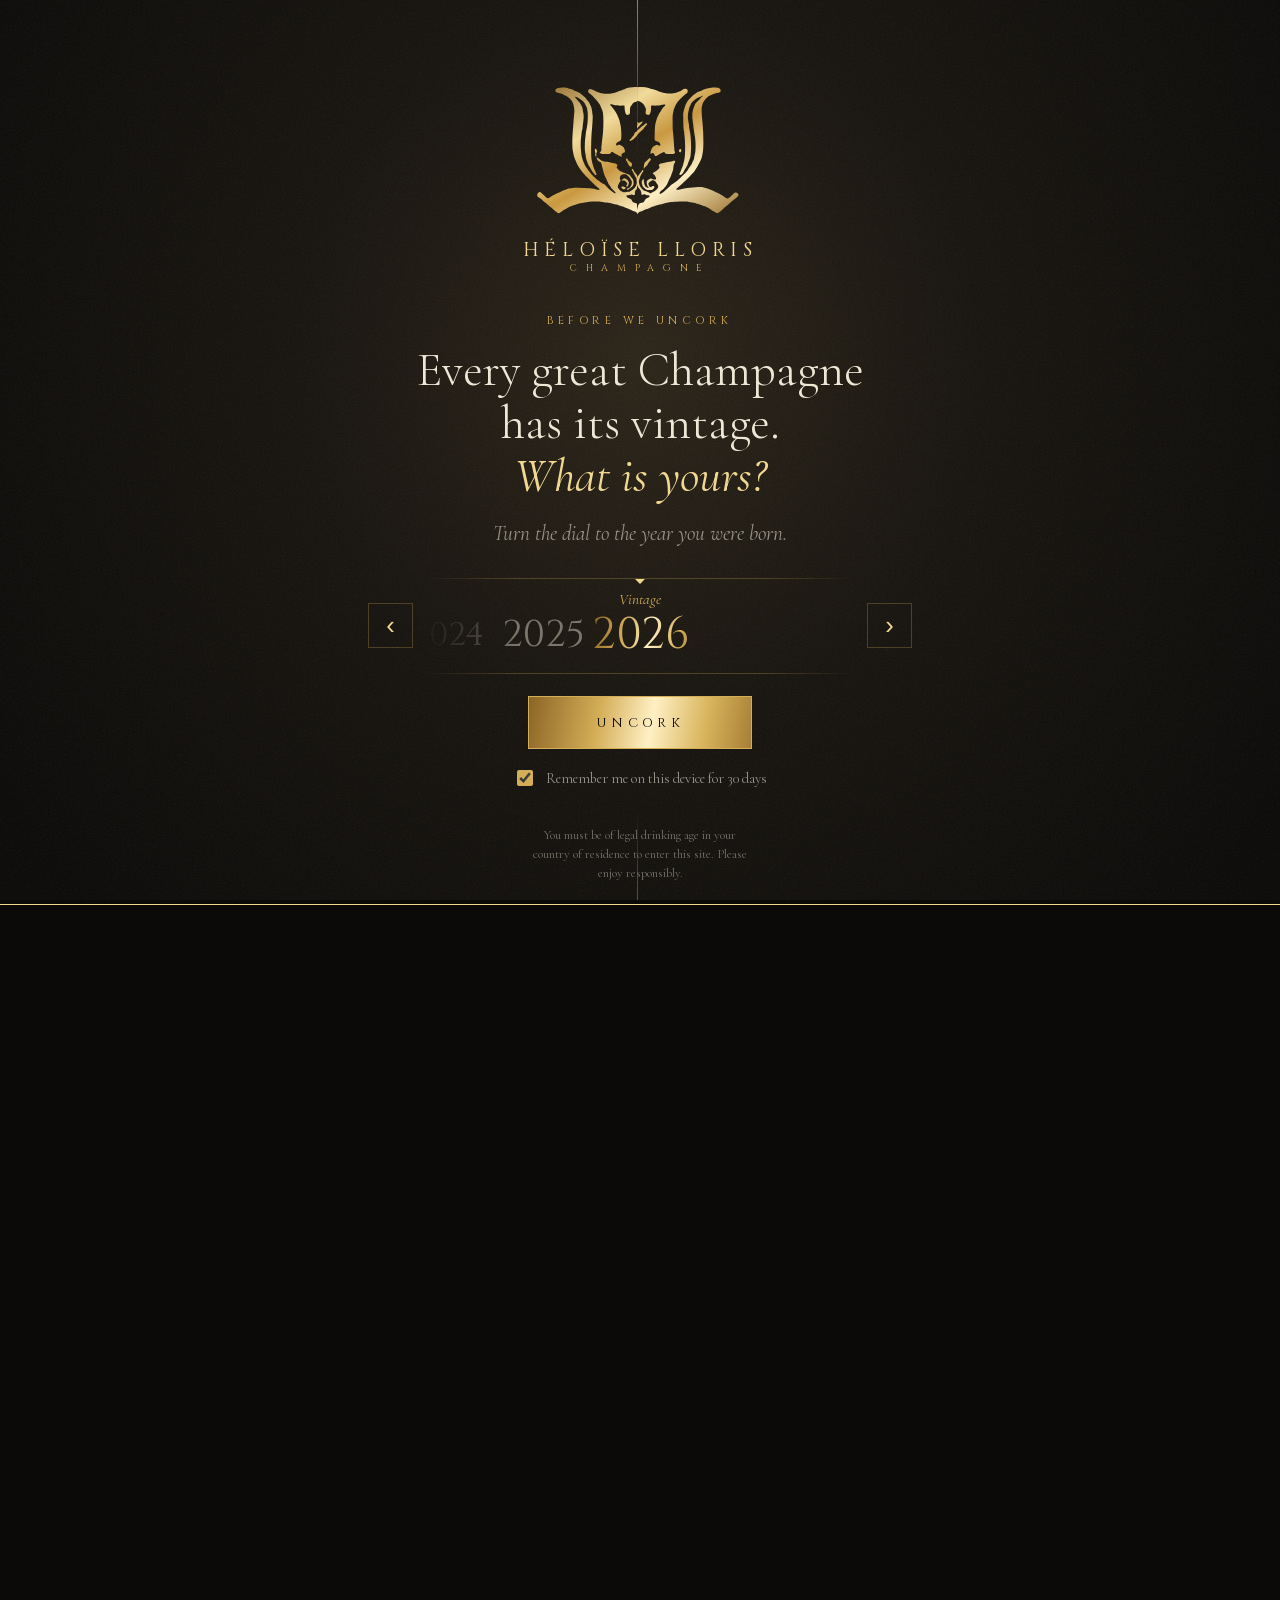
<file: index-age-check.html>
<!doctype html>
<!-- GENERATED by tools/build.py from index.html + partials/age-gate.html. Edit those, then re-run. -->
<html lang="en-GB">
<head>
<meta charset="utf-8">
<meta name="viewport" content="width=device-width, initial-scale=1, viewport-fit=cover">
<title>Héloïse Lloris Champagne · Premier Cru Finished in 24K Gold</title>
<meta name="description" content="Héloïse Lloris: the first Champagne in the world encased and finished in 24K gold. Premier Cru and rare 1996 &amp; 1998 vintages in 24K gold, 18K rose gold and palladium, handcrafted in England.">
<meta name="theme-color" content="#0b0a08">
<meta name="color-scheme" content="dark light">
<link rel="canonical" href="https://tarne75.github.io/heloiselloris/">
<meta property="og:type" content="website">
<meta property="og:title" content="Héloïse Lloris Champagne · Finished in 24K Gold">
<meta property="og:description" content="The first Champagne in the world encased and finished in 24K gold. Premier Cru, handcrafted in England.">
<meta property="og:image" content="https://tarne75.github.io/heloiselloris/assets/img/og.jpg">
<meta name="twitter:card" content="summary_large_image">
<link rel="icon" href="favicon.svg" type="image/svg+xml">
<link rel="icon" href="favicon-32.png" sizes="32x32" type="image/png">
<link rel="apple-touch-icon" href="apple-touch-icon.png">
<link rel="manifest" href="site.webmanifest">
<link rel="preload" as="image" type="image/svg+xml" href="assets/img/crest.svg" fetchpriority="high">
<link rel="preload" href="assets/fonts/cinzel.woff2" as="font" type="font/woff2" crossorigin>
<link rel="preload" href="assets/fonts/cormorant.woff2" as="font" type="font/woff2" crossorigin>
<link rel="stylesheet" href="assets/css/site.css">
<style>
/* =====================================================================
   Héloïse Lloris · "Your Vintage" age gate (index-age-check.html only)
   The gate is a modal <dialog>: native focus trap and inert page behind.
   Two "case doors" carry the crest split down the seam; on entry they
   swing apart like the presentation box opening.
   ===================================================================== */

html.gated { overflow: hidden; }
.gate [hidden] { display: none !important; }

.gate {
  position: fixed; inset: 0;
  width: 100vw; height: 100vh; height: 100dvh; max-width: none; max-height: none;
  margin: 0; padding: 0; border: 0;
  background: transparent; color: var(--text);
  overflow: hidden;
}
.gate::backdrop { background: transparent; }
.gate[open] { display: grid; place-items: center; }

.gate__door {
  --seal: clamp(150px, 24vmin, 250px);
  position: absolute; top: 0; bottom: 0; width: 50.2%;
  background-color: var(--ink);
  background-image:
    url("assets/img/crest.svg"),
    radial-gradient(120% 90% at var(--gx) 40%, #2a2216 0%, #14110c 45%, #080706 100%);
  background-repeat: no-repeat;
  background-size: var(--seal) auto, 100% 100%;
  transition: transform 1.6s var(--ease-lux), filter 1.6s var(--ease-lux);
  will-change: transform;
}
.gate__door--l { left: 0; --gx: 100%; background-position: calc(100% + var(--seal) / 2) 9svh, 0 0; }
.gate__door--r { right: 0; --gx: 0%; background-position: calc(var(--seal) / -2) 9svh, 0 0; }
.gate__door::after { /* fine leather grain */
  content: ""; position: absolute; inset: 0; opacity: .08; pointer-events: none;
  background-image: url("data:image/svg+xml,%3Csvg xmlns='http://www.w3.org/2000/svg' width='180' height='180'%3E%3Cfilter id='n'%3E%3CfeTurbulence type='fractalNoise' baseFrequency='.75' numOctaves='3' stitchTiles='stitch'/%3E%3C/filter%3E%3Crect width='100%25' height='100%25' filter='url(%23n)'/%3E%3C/svg%3E");
}
.gate__door::before { content: ""; position: absolute; top: 0; bottom: 0; width: 1px; background: linear-gradient(color-mix(in oklab, var(--gold-2) 70%, transparent), color-mix(in oklab, var(--gold-2) 50%, transparent) 6svh, transparent 17svh, transparent 90%, color-mix(in oklab, var(--gold-2) 40%, transparent)); }
.gate__door--l::before { right: 0; }
.gate__door--r::before { left: 0; }
.gate__seam { position: absolute; top: 0; bottom: 0; left: 50%; width: 2px; translate: -50% 0; background: linear-gradient(transparent, var(--gold-0) 30%, var(--gold-1) 70%, transparent); opacity: 0; filter: blur(.5px); box-shadow: 0 0 30px 6px color-mix(in oklab, var(--gold-1) 50%, transparent); }

.gate__inner {
  position: relative; z-index: 2;
  display: grid; justify-items: center; text-align: center;
  width: min(100% - 2rem, 44rem);
  padding-top: calc(9svh + clamp(150px, 24vmin, 250px) * .64 + 1.2rem);
  padding-bottom: 2rem;
  transition: opacity .7s var(--ease), transform .9s var(--ease), filter .7s;
  animation: gate-in 1.6s var(--ease) both;
}
/* hold the copy until the web fonts are in, so nothing shifts while they swap */
html:not(.fonts-in) .gate__inner { visibility: hidden; animation-play-state: paused; }
@keyframes gate-in { from { opacity: 0; transform: translateY(1.5rem); filter: blur(6px); } }
.gate__word { font-family: var(--caps); text-transform: uppercase; letter-spacing: .3em; color: var(--gold-1); font-size: clamp(.9rem, .7rem + .8vw, 1.2rem); display: grid; line-height: 1.3; margin-bottom: clamp(1.2rem, 4svh, 2.6rem); }
.gate__word small { font-size: .5em; letter-spacing: .9em; color: var(--gold-2); }
.gate__ask, .gate__wait { display: grid; justify-items: center; }
.gate__eyebrow { font-family: var(--caps); font-size: .7rem; letter-spacing: .4em; text-transform: uppercase; color: var(--gold-2); margin-bottom: .9rem; }
.gate__title { font-family: var(--serif); font-weight: 300; font-size: clamp(1.7rem, 1.1rem + 2.6vw, 3rem); line-height: 1.1; max-width: 20ch; }
.gate__title em { display: block; color: var(--gold-1); }
.gate__desc { color: var(--muted); font-style: italic; margin: .9rem 0 0; }

/* ---- the vintage dial ---- */
.dial { display: grid; grid-template-columns: auto 1fr auto; align-items: center; gap: .6rem; width: min(100%, 34rem); margin: clamp(1rem, 3svh, 2rem) 0 clamp(1rem, 2.5svh, 1.6rem); }
.dial__step { width: 2.8rem; height: 2.8rem; border: 1px solid var(--line); background: transparent; color: var(--gold-1); font-size: 1.6rem; line-height: 1; cursor: pointer; transition: border-color .3s, background .3s; }
.dial__step:hover { border-color: var(--gold-1); background: rgb(212 173 87 / .08); }
.dial__window { position: relative; overflow: hidden; border-block: 1px solid var(--line);
  -webkit-mask-image: linear-gradient(90deg, transparent, #000 22%, #000 78%, transparent); mask-image: linear-gradient(90deg, transparent, #000 22%, #000 78%, transparent); }
.dial__window::before { /* centre marker */
  content: ""; position: absolute; left: 50%; top: 0; width: 7px; height: 7px; translate: -50% -50%; rotate: 45deg; background: var(--gold-1); z-index: 2; }
.dial__label { position: absolute; left: 0; right: 0; top: .5rem; margin: 0; font-style: italic; color: var(--gold-2); font-size: .95rem; pointer-events: none; }
.dial__reel {
  list-style: none; margin: 0; padding: 2.1rem 0 .8rem;
  padding-inline: calc(50% - 3rem);
  display: flex; overflow-x: auto; overscroll-behavior: contain;
  scroll-snap-type: x mandatory; scrollbar-width: none;
  cursor: grab;
}
.dial__reel::-webkit-scrollbar { display: none; }
.dial__reel:focus-visible { outline: none; }
.dial__window:has(.dial__reel:focus-visible) { box-shadow: 0 1px 0 var(--gold-1), 0 -1px 0 var(--gold-1); }
.dial__reel li {
  --k: 1;
  flex: 0 0 6rem; scroll-snap-align: center;
  font-family: var(--caps); font-size: clamp(1.9rem, 1.3rem + 2vw, 2.7rem); line-height: 1.1; text-align: center;
  color: var(--muted); user-select: none; cursor: pointer;
  opacity: calc(1 - var(--k) * .55);
  transform: scale(calc(1 - var(--k) * .3));
  transition: color .3s;
}
.dial__reel li[aria-selected="true"] { background: var(--foil); background-size: 220% 100%; -webkit-background-clip: text; background-clip: text; color: transparent; animation: foil 7s linear infinite; }

.gate__btn {
  position: relative; overflow: hidden; isolation: isolate;
  min-width: 14rem; min-height: 3.3rem; padding: .9rem 2.2rem;
  border: 1px solid var(--gold-2); background: var(--foil); background-size: 200% 100%; animation: foil 7s linear infinite;
  color: var(--ink); font-family: var(--caps); font-size: .82rem; letter-spacing: .34em; text-transform: uppercase; text-decoration: none;
  cursor: pointer; display: inline-grid; place-items: center;
  transition: color .5s var(--ease), letter-spacing .6s var(--ease);
}
.gate__btn::before { content: ""; position: absolute; inset: 0; z-index: -1; background: var(--ink); transform: scaleX(0); transform-origin: right; transition: transform .7s var(--ease-lux); }
.gate__btn:hover::before, .gate__btn:focus-visible::before { transform: scaleX(1); transform-origin: left; }
.gate__btn:hover, .gate__btn:focus-visible { color: var(--gold-1); letter-spacing: .42em; }
.gate__btn--ghost { background: transparent; animation: none; color: var(--gold-1); min-width: 8rem; }
.gate__btn--ghost::before { background: var(--foil); }
.gate__btn--ghost:hover, .gate__btn--ghost:focus-visible { color: var(--ink); }
.gate__btn[disabled] { opacity: .45; cursor: not-allowed; }
.gate__confirm { margin-bottom: 1.4rem; color: var(--muted); }
.gate__confirm p { margin-bottom: .8rem; }
.gate__yn { display: flex; gap: .8rem; justify-content: center; }
.gate__yn [aria-pressed="true"] { background: var(--foil); color: var(--ink); }
.gate__remember { display: flex; align-items: center; gap: .6rem; margin-top: 1.1rem; font-size: .9rem; color: var(--muted); cursor: pointer; }
.gate__remember input { accent-color: var(--gold-2); width: 1rem; height: 1rem; }
.gate__wait .gate__btn { margin-top: 1.6rem; }
.gate__legal { margin: clamp(1.2rem, 4svh, 2.6rem) 0 0; max-width: 46ch; font-size: .8rem; line-height: 1.5; color: color-mix(in oklab, var(--text) 50%, var(--ink)); }

/* ---- shake when no year chosen ---- */
.gate .shake { animation: shake .5s var(--ease); }
@keyframes shake { 20%, 60% { transform: translateX(-6px); } 40%, 80% { transform: translateX(6px); } }

/* ---- the opening ---- */
.gate.is-opening .gate__inner { opacity: 0; transform: scale(.94); filter: blur(8px); }
.gate.is-opening .gate__seam { animation: seam 1.1s var(--ease) forwards; }
.gate.is-opening .gate__door--l { transform: translateX(-101%); transition-delay: .55s; }
.gate.is-opening .gate__door--r { transform: translateX(101%); transition-delay: .55s; }
@keyframes seam { 0% { opacity: 0; transform: scaleY(0); } 40% { opacity: 1; transform: scaleY(1); width: 2px; } 100% { opacity: 0; width: 40vw; filter: blur(30px); } }
.gate__burst { position: absolute; left: 50%; top: 50%; z-index: 3; width: 0; height: 0; pointer-events: none; }
.gate__burst i { position: absolute; width: var(--s); height: var(--s); border-radius: 50%; background: radial-gradient(circle at 30% 30%, #fff6d6, #d4ad57 60%, transparent 72%); animation: burst 1.6s var(--ease) var(--dl) both; }
@keyframes burst { 0% { transform: translate(0, 0) scale(.2); opacity: 1; } 100% { transform: translate(var(--x), var(--y)) scale(1); opacity: 0; } }

/* the page behind rises in as the doors open */
html.gated main, html.gated .masthead { opacity: .0; }
html.opening main, html.opening .masthead { opacity: 1; transition: opacity 1.4s var(--ease) .6s; }

@media (max-height: 640px) {
  .gate__inner { padding-top: calc(4svh + 90px); }
  .gate__door { --seal: 120px; }
  .gate__door--l { background-position: calc(100% + 60px) 4svh, 0 0; }
  .gate__door--r { background-position: -60px 4svh, 0 0; }
  .gate__legal { display: none; }
}
@media (prefers-reduced-motion: reduce) {
  .gate.is-opening .gate__door { transition-duration: .01ms; transition-delay: 0s; }
}

/* nothing behind the doors competes for bandwidth with the gate */
html.gated .hero__bottle .sweep { display: none; }
</style>
<script>document.documentElement.classList.add("js")</script>
<script type="application/ld+json">
{"@context":"https://schema.org","@type":"Organization","name":"Héloïse Lloris Champagne","url":"https://heloiselloris.com/","email":"info@Heloise-Lloris.com","foundingDate":"2014","address":{"@type":"PostalAddress","streetAddress":"3 Rue De Rilly","postalCode":"51500","addressLocality":"Chigny-les-Roses","addressCountry":"FR"},"sameAs":["https://www.instagram.com/heloisellorisofficial/"]}
</script>
</head>
<body>
<dialog class="gate" id="gate" aria-labelledby="gate-title" aria-describedby="gate-desc">
  <div class="gate__door gate__door--l" aria-hidden="true"></div>
  <div class="gate__door gate__door--r" aria-hidden="true"></div>
  <span class="gate__seam" aria-hidden="true"></span>
  <div class="gate__inner">
    <p class="gate__word">Héloïse Lloris<small>Champagne</small></p>
    <div class="gate__ask">
      <p class="gate__eyebrow">Before we uncork</p>
      <h2 class="gate__title" id="gate-title">Every great Champagne has its vintage.<em>What is yours?</em></h2>
      <p class="gate__desc" id="gate-desc">Turn the dial to the year you were born.</p>
      <div class="dial">
        <button class="dial__step" type="button" data-step="-1" aria-label="Earlier year">‹</button>
        <div class="dial__window">
          <p class="dial__label" aria-hidden="true">Vintage</p>
          <ol class="dial__reel" role="listbox" tabindex="0" aria-label="Year of birth"></ol>
        </div>
        <button class="dial__step" type="button" data-step="1" aria-label="Later year">›</button>
      </div>
      <div class="gate__confirm" hidden>
        <p>Has your 18th birthday already passed this year?</p>
        <div class="gate__yn"><button class="gate__btn gate__btn--ghost" type="button" data-bday="yes">Yes</button><button class="gate__btn gate__btn--ghost" type="button" data-bday="no">Not yet</button></div>
      </div>
      <button class="gate__btn" type="button" data-enter>Uncork</button>
      <label class="gate__remember"><input type="checkbox" checked> Remember me on this device for 30 days</label>
    </div>
    <div class="gate__wait" hidden>
      <p class="gate__eyebrow">Patience</p>
      <h2 class="gate__title">The finest vintages are <em>worth the wait.</em></h2>
      <p class="gate__desc">You must be of legal drinking age to enter. We look forward to welcoming you <span data-wait>in a few years</span>.</p>
      <a class="gate__btn gate__btn--ghost" href="https://www.drinkaware.co.uk/" rel="noopener">Visit drinkaware.co.uk</a>
    </div>
    <p class="gate__legal">You must be of legal drinking age in your country of residence to enter this site. Please enjoy responsibly.</p>
  </div>
</dialog>
<script>
  /* open the gate before anything paints, unless this device was verified in the last 30 days */
  (function () {
    var ok = false;
    try { ok = +localStorage.getItem("hl-age-ok") > Date.now(); } catch (e) {}
    var g = document.getElementById("gate");
    if (ok) {
      g.remove();
      document.addEventListener("DOMContentLoaded", function () {
        var b = document.querySelector("img[data-gate-srcset]");
        if (b) b.srcset = b.dataset.gateSrcset;
      });
      return;
    }
    var h = document.documentElement;
    if ("scrollRestoration" in history) history.scrollRestoration = "manual"; /* the doors open onto the top of the page */
    h.classList.add("gated");
    g.showModal();
    var done = function () { h.classList.add("fonts-in"); };
    if (document.fonts && document.fonts.ready) { document.fonts.ready.then(done); setTimeout(done, 1200); } else { done(); }
  })();
</script>
<svg class="sprite" aria-hidden="true" focusable="false">
  <defs>
    <linearGradient id="foil" x1="0" y1="0" x2="1" y2="1">
      <stop offset="0" stop-color="#8c6526"/><stop offset=".3" stop-color="#f3dc9a"/><stop offset=".5" stop-color="#c9973b"/><stop offset=".72" stop-color="#fff0c4"/><stop offset="1" stop-color="#9a6f2a"/>
    </linearGradient>
    <symbol id="ig" viewBox="0 0 24 24"><path fill="none" stroke="currentColor" stroke-width="1.5" d="M7 2.75h10A4.25 4.25 0 0 1 21.25 7v10A4.25 4.25 0 0 1 17 21.25H7A4.25 4.25 0 0 1 2.75 17V7A4.25 4.25 0 0 1 7 2.75Z"/><circle cx="12" cy="12" r="4.1" fill="none" stroke="currentColor" stroke-width="1.5"/><circle cx="17.4" cy="6.6" r="1.05" fill="currentColor"/></symbol>
  </defs>
</svg>

<a class="skip" href="#main">Skip to content</a>

<header class="masthead" id="top">
  <a class="brand" href="#home" aria-label="Héloïse Lloris Champagne, home">
    <svg class="brand__crest" aria-hidden="true"><use href="assets/img/crest-symbol.svg#crest"/></svg>
    <span class="brand__word">Héloïse Lloris <small>Champagne</small></span>
  </a>
  <nav class="nav" aria-label="Primary">
    <ul id="primary-nav" popover>
      <li class="nav__close"><button type="button" popovertarget="primary-nav" popovertargetaction="hide" aria-label="Close menu">×</button></li>
      <li><a href="#home">Maison</a></li>
      <li><a href="#collection">Collection</a></li>
      <li><a href="#excellence">Excellence</a></li>
      <li><a href="#about">About</a></li>
      <li><a href="#contact">Contact</a></li>
    </ul>
  </nav>
  <div class="masthead__tools">
    <a class="icon-link" href="https://www.instagram.com/heloisellorisofficial/" target="_blank" rel="noopener" aria-label="@heloisellorisofficial on Instagram (opens in a new tab)"><svg aria-hidden="true"><use href="#ig"/></svg><span class="icon-link__handle">@heloisellorisofficial</span></a>
    <button class="menu-btn" type="button" popovertarget="primary-nav" aria-label="Open menu"><span></span><span></span></button>
  </div>
  <span class="progress" aria-hidden="true"></span>
</header>

<main id="main">

  <!-- ============ HOME / HERO ============ -->
  <section class="hero" id="home" data-spy aria-labelledby="hero-title">
    <div class="hero__bubbles" aria-hidden="true"><i></i><i></i><i></i><i></i><i></i><i></i><i></i><i></i><i></i><i></i><i></i><i></i><i></i><i></i></div>
    <div class="hero__copy">
      <p class="eyebrow">Premier Cru · Est. 2014</p>
      <h1 class="hero__title" id="hero-title"><span class="foil">Héloïse</span> <span class="foil">Lloris</span><span class="hero__sub">Champagne</span></h1>
      <p class="hero__tagline">Where every glass tells a story of <em>Love</em>, <em>Victory</em> &amp; <em>Honour</em>.</p>
      <div class="hero__cta">
        <a class="btn btn--gold" href="#collection">Discover the collection</a>
        <a class="btn btn--ghost" href="#preorder">Pre-order for New Year</a>
      </div>
    </div>
    <figure class="hero__bottle">
      <span class="halo" aria-hidden="true"></span>
      <img data-gate-srcset="assets/img/bottle-gold-260.webp 260w, assets/img/bottle-gold-420.webp 420w, assets/img/bottle-gold-640.webp 640w" sizes="(max-width: 760px) 34vw, 15vw" width="420" height="1491" alt="A bottle of Héloïse Lloris Vintage 1996, encased in hammered 24K gold">
      <span class="sweep" aria-hidden="true"></span>
    </figure>
    <aside class="hero__aside">
      <p class="numero"><span>N°</span>1</p>
      <p>The first Champagne in the world to be encased &amp; finished in <strong>24K Gold</strong>.</p>
      <ul class="hero__facts">
        <li>Rare vintages · 1996 &amp; 1998</li>
        <li>24K Gold · 18K Rose Gold · Palladium</li>
        <li>Patented &amp; handcrafted in England</li>
      </ul>
    </aside>
    <a class="scroll-cue" href="#manifesto"><span>Scroll</span><i aria-hidden="true"></i></a>
  </section>

  <div class="marquee" aria-hidden="true">
    <div class="marquee__track">
      <span>Premier Cru</span><b>✦</b><span>Finished in 24K Gold</span><b>✦</b><span>Rare Vintages 1996 &amp; 1998</span><b>✦</b><span>Handcrafted in England</span><b>✦</b><span>Disgorged on Demand</span><b>✦</b><span>Chigny-les-Roses</span><b>✦</b>
      <span>Premier Cru</span><b>✦</b><span>Finished in 24K Gold</span><b>✦</b><span>Rare Vintages 1996 &amp; 1998</span><b>✦</b><span>Handcrafted in England</span><b>✦</b><span>Disgorged on Demand</span><b>✦</b><span>Chigny-les-Roses</span><b>✦</b>
    </div>
  </div>

  <!-- ============ MANIFESTO ============ -->
  <section class="manifesto" id="manifesto" aria-labelledby="manifesto-title">
    <div class="wrap">
      <p class="eyebrow" data-reveal>The Maison</p>
      <h2 class="manifesto__text" id="manifesto-title" data-words>The first Champagne in the world to be encased &amp; finished in 24K Gold.</h2>
      <div class="manifesto__body" data-reveal>
        <p>Our finest Champagnes include very rare vintage years from <strong>1996 &amp; 1998</strong>, the only vintage Champagnes in the world finished in real 24K Gold, 18K Rose Gold &amp; Palladium. Each casing is patented and uniquely handcrafted in England, and it does more than dazzle: the precious metal shields the wine from light and from changes in temperature.</p>
      </div>
      <dl class="stats">
        <div data-reveal><dt><span data-count="24">24</span><em>K</em></dt><dd>Real gold, hand finished</dd></div>
        <div data-reveal style="--d:.1s"><dt><span data-count="1996">1996</span></dt><dd>Rarest vintage in the cellar</dd></div>
        <div data-reveal style="--d:.2s"><dt><span data-count="3">3</span></dt><dd>Precious metals: gold, rose gold, palladium</dd></div>
        <div data-reveal style="--d:.3s"><dt><span data-count="2014">2014</span></dt><dd>Year the Maison was founded</dd></div>
      </dl>
    </div>
  </section>

  <!-- ============ FINISHED IN 24K GOLD (scroll stage) ============ -->
  <section class="stage" id="gold" aria-labelledby="gold-title">
    <div class="stage__pin">
      <div class="stage__window">
        <img data-srcset="assets/img/crest-1998-640.webp 640w, assets/img/crest-1998-1125.webp 1125w" sizes="100vw" width="1125" height="1406" alt="Close-up of the hammered 24K gold casing, engraved Héloïse Lloris Vintage 1998" decoding="async" data-defer>
        <noscript><img src="assets/img/crest-1998-1125.webp" width="1125" height="1406" alt=""></noscript>
      </div>
      <div class="stage__copy">
        <p class="eyebrow">The 24K Gold Collection</p>
        <h2 id="gold-title"><span class="foil">Finished</span> <span class="foil">in 24K Gold</span></h2>
        <p>A handcrafted masterpiece of art encases every bottle.</p>
      </div>
    </div>
  </section>

  <!-- ============ COLLECTION ============ -->
  <section class="collection" id="collection" data-spy aria-labelledby="collection-title">
    <div class="wrap">
      <header class="section-head" data-reveal>
        <p class="eyebrow">The Gold Collection</p>
        <h2 id="collection-title">Golden moments begin with <em>Héloïse Lloris</em></h2>
        <p class="lede">Ultimate luxury for the perfect gift. Three Premier Cru Champagnes, three precious metals. Choose your finish.</p>
      </header>

      <div class="atelier" data-reveal>
        <fieldset class="metals">
          <legend class="visually-hidden">Choose a finish</legend>
          <label class="metal metal--gold"><input type="radio" name="metal" value="gold" checked><span class="metal__chip" aria-hidden="true"></span><span class="metal__name">24K Gold</span></label>
          <label class="metal metal--rose"><input type="radio" name="metal" value="rose"><span class="metal__chip" aria-hidden="true"></span><span class="metal__name">18K Rose Gold</span></label>
          <label class="metal metal--palladium"><input type="radio" name="metal" value="palladium"><span class="metal__chip" aria-hidden="true"></span><span class="metal__name">Palladium</span></label>
        </fieldset>

        <div class="atelier__stage">
          <div class="atelier__photos">
            <img class="ph ph--gold" src="assets/img/prod-gold-1000.webp" srcset="assets/img/prod-gold-560.webp 560w, assets/img/prod-gold-1000.webp 1000w" sizes="(max-width: 900px) 90vw, 42vw" width="1000" height="1370" alt="Héloïse Lloris 24K Edition bottle beside its leather presentation box" loading="lazy" decoding="async">
            <img class="ph ph--rose" src="assets/img/prod-rose-1000.webp" srcset="assets/img/prod-rose-560.webp 560w, assets/img/prod-rose-1000.webp 1000w" sizes="(max-width: 900px) 90vw, 42vw" width="1000" height="1370" alt="Héloïse Lloris 18K Edition bottle in rose gold beside its presentation box" loading="lazy" decoding="async">
            <img class="ph ph--palladium" src="assets/img/prod-palladium-1000.webp" srcset="assets/img/prod-palladium-560.webp 560w, assets/img/prod-palladium-1000.webp 1000w" sizes="(max-width: 900px) 90vw, 42vw" width="1000" height="1370" alt="Héloïse Lloris Palladium Edition bottle beside its presentation box" loading="lazy" decoding="async">
          </div>

          <div class="atelier__panels">
            <article class="edition edition--gold">
              <p class="edition__kicker">Premier Cru · Brut</p>
              <h3>The 24K Edition</h3>
              <p class="edition__finish">Finished in 24K Gold</p>
              <p>Golden colour with soft fruity tones, hints of almond and flavours of light buttery brioche &amp; mature Manuka.</p>
              <ul class="sizes" aria-label="Available sizes"><li><b>75cl</b>Bottle</li><li><b>150cl</b>Magnum</li><li><b>450cl</b>Rehoboam</li></ul>
              <a class="btn btn--ink" href="#contact" data-enquire="24K Edition">Enquire about the 24K Edition</a>
            </article>
            <article class="edition edition--rose">
              <p class="edition__kicker">Premier Cru · Extra Dry Rosé</p>
              <h3>The 18K Edition</h3>
              <p class="edition__finish">Finished in 18K Rose Gold</p>
              <p>Pale pink colour, exuberant sparkle, with layers of zesty cherry blossom, light fruitiness and a delicious background hint of crisp blueberries.</p>
              <ul class="sizes" aria-label="Available sizes"><li><b>75cl</b>Bottle</li><li><b>150cl</b>Magnum</li><li><b>450cl</b>Rehoboam</li></ul>
              <a class="btn btn--ink" href="#contact" data-enquire="18K Edition">Enquire about the 18K Edition</a>
            </article>
            <article class="edition edition--palladium">
              <p class="edition__kicker">Premier Cru · Sec</p>
              <h3>The Palladium Edition</h3>
              <p class="edition__finish">Finished in Palladium</p>
              <p>Pale gold with sweet jasmine &amp; Manuka flavours, light almond tones &amp; a zesty fruitiness.</p>
              <ul class="sizes" aria-label="Available sizes"><li><b>75cl</b>Bottle</li><li><b>150cl</b>Magnum</li><li><b>450cl</b>Rehoboam</li></ul>
              <a class="btn btn--ink" href="#contact" data-enquire="Palladium Edition">Enquire about the Palladium Edition</a>
            </article>
          </div>
        </div>
      </div>

      <div class="gift">
        <figure class="gift__img reveal-img" data-reveal="img">
          <img src="assets/img/giftbox-1200.webp" srcset="assets/img/giftbox-640.webp 640w, assets/img/giftbox-1200.webp 1200w" sizes="(max-width: 900px) 92vw, 46vw" width="1200" height="1346" alt="A gold Héloïse Lloris bottle resting in its luxury gift box" loading="lazy" decoding="async">
        </figure>
        <div class="gift__copy" data-reveal>
          <p class="eyebrow">The Presentation</p>
          <h3>Ultimate luxury for the <em>perfect gift</em></h3>
          <p>Every bottle arrives in a hand-finished presentation case, debossed in gold with the Héloïse Lloris crest. Opening it is part of the ceremony.</p>
          <figure class="gift__inset reveal-img" data-reveal="img">
            <img src="assets/img/box-640.webp" srcset="assets/img/box-640.webp 640w, assets/img/box-1050.webp 1050w" sizes="(max-width: 900px) 80vw, 26vw" width="1050" height="700" alt="The leather Héloïse Lloris case, debossed with the gold crest" loading="lazy" decoding="async">
          </figure>
        </div>
      </div>
    </div>
  </section>

  <!-- ============ CRAFT / OPULENCE ============ -->
  <section class="craft" id="craft" aria-labelledby="craft-title">
    <div class="wrap craft__grid">
      <div class="craft__copy" data-reveal>
        <p class="eyebrow">Opulence is Héloïse Lloris</p>
        <h2 id="craft-title">Hand crafted &amp; <span class="foil">finished in 24K Gold</span></h2>
        <p class="lede">Each bottle is made using the same process used to make the Olympic medals.</p>
        <p>The attention to detail is imperative. No two bottles are alike: distinct, exquisite and finished in 24K Gold. A true reflection of Héloïse Lloris Champagne.</p>
        <blockquote class="craft__quote"><p>“Art” encases every bottle.</p></blockquote>
      </div>
      <figure class="craft__a reveal-img" data-reveal="img" data-parallax="-0.06">
        <img src="assets/img/craft-1-1100.webp" srcset="assets/img/craft-1-640.webp 640w, assets/img/craft-1-1100.webp 1100w" sizes="(max-width: 900px) 92vw, 44vw" width="1100" height="610" alt="A craftsman's hands shaping a hammered metal casing" loading="lazy" decoding="async">
      </figure>
      <figure class="craft__b reveal-img" data-reveal="img" data-parallax="0.08">
        <img src="assets/img/craft-2-1100.webp" srcset="assets/img/craft-2-640.webp 640w, assets/img/craft-2-1100.webp 1100w" sizes="(max-width: 900px) 92vw, 36vw" width="1100" height="614" alt="Hammering the textured surface of a casing by hand" loading="lazy" decoding="async">
      </figure>
      <figure class="craft__c reveal-img" data-reveal="img" data-parallax="-0.1">
        <img src="assets/img/cabinet-467.webp" width="467" height="700" alt="A wall of gold Héloïse Lloris bottles beneath a display cabinet" loading="lazy" decoding="async">
      </figure>
    </div>
  </section>

  <!-- ============ INSTAGRAM ============ -->
  <section class="insta" id="instagram" aria-labelledby="insta-title">
    <div class="wrap">
      <header class="section-head section-head--split" data-reveal>
        <div>
          <p class="eyebrow">Behind the Gold</p>
          <h2 id="insta-title">@heloisellorisofficial</h2>
        </div>
        <a class="btn btn--ghost" href="https://www.instagram.com/heloisellorisofficial/" target="_blank" rel="noopener"><svg class="i" aria-hidden="true"><use href="#ig"/></svg> Follow on Instagram</a>
      </header>
      <div class="ig-feed">
        <a class="ig-tile" href="https://www.instagram.com/heloisellorisofficial/" target="_blank" rel="noopener" data-reveal style="--d:0s"><img src="assets/img/ig-01.webp" width="512" height="640" alt="A gold Vintage 1996 bottle against midnight blue" loading="lazy" decoding="async"></a>
        <a class="ig-tile" href="https://www.instagram.com/heloisellorisofficial/" target="_blank" rel="noopener" data-reveal style="--d:.08s"><img src="assets/img/ig-02.webp" width="512" height="640" alt="A guest raising a Héloïse Lloris bottle in a gilded salon" loading="lazy" decoding="async"></a>
        <a class="ig-tile" href="https://www.instagram.com/heloisellorisofficial/" target="_blank" rel="noopener" data-reveal style="--d:.16s"><img src="assets/img/ig-03.webp" width="512" height="640" alt="A palladium bottle lit in violet inside a glass display" loading="lazy" decoding="async"></a>
      </div>
      <div class="puzzle" data-puzzle aria-label="A nine-post Instagram mosaic showing a Héloïse Lloris Vintage 1996 bottle in black and white" role="img">
        <img src="assets/img/ig-04.webp" width="450" height="563" alt="" loading="lazy" decoding="async">
        <img src="assets/img/ig-05.webp" width="450" height="563" alt="" loading="lazy" decoding="async">
        <img src="assets/img/ig-06.webp" width="450" height="563" alt="" loading="lazy" decoding="async">
        <img src="assets/img/ig-07.webp" width="450" height="563" alt="" loading="lazy" decoding="async">
        <img src="assets/img/ig-08.webp" width="450" height="563" alt="" loading="lazy" decoding="async">
        <img src="assets/img/ig-09.webp" width="450" height="563" alt="" loading="lazy" decoding="async">
        <img src="assets/img/ig-10.webp" width="450" height="563" alt="" loading="lazy" decoding="async">
        <img src="assets/img/ig-11.webp" width="450" height="563" alt="" loading="lazy" decoding="async">
        <img src="assets/img/ig-12.webp" width="450" height="563" alt="" loading="lazy" decoding="async">
      </div>
      <p class="puzzle__caption" data-reveal>No two bottles are alike.</p>
    </div>
  </section>

  <!-- ============ EXCELLENCE ============ -->
  <section class="excellence" id="excellence" data-spy aria-labelledby="excellence-title">
    <div class="excellence__bg" aria-hidden="true">
      <img src="assets/img/dancer-1000.webp" srcset="assets/img/dancer-1000.webp 1000w, assets/img/dancer-2000.webp 2000w" sizes="100vw" width="2000" height="1392" alt="" loading="lazy" decoding="async">
    </div>
    <div class="wrap">
      <header class="section-head" data-reveal>
        <p class="eyebrow">Excellence</p>
        <h2 id="excellence-title">The finest <em>establishments</em></h2>
        <p class="lede">Héloïse Lloris Champagne is available for exclusive establishments, poured where the night is at its most extraordinary.</p>
      </header>
      <ol class="venues" data-venues>
        <li data-reveal><a href="#contact" data-enquire="Establishments"><span class="venues__n">I</span><span class="venues__name">Bacchanalia London</span><img src="assets/img/night-host-600.webp" width="600" height="900" alt="" loading="lazy" decoding="async"></a></li>
        <li data-reveal><a href="#contact" data-enquire="Establishments"><span class="venues__n">II</span><span class="venues__name">Sexy Fish</span><img src="assets/img/night-pour-718.webp" width="718" height="673" alt="" loading="lazy" decoding="async"></a></li>
        <li data-reveal><a href="#contact" data-enquire="Establishments"><span class="venues__n">III</span><span class="venues__name">Clap</span><img src="assets/img/night-party-600.webp" width="600" height="736" alt="" loading="lazy" decoding="async"></a></li>
        <li data-reveal><a href="#contact" data-enquire="Establishments"><span class="venues__n">IV</span><span class="venues__name">Chinawhite</span><img src="assets/img/night-sparks-700.webp" width="700" height="458" alt="" loading="lazy" decoding="async"></a></li>
      </ol>
      <p class="venues__note" data-reveal>Hospitality partner? <a href="#contact" data-enquire="Establishments">Request an allocation</a>.</p>

      <div class="gallery" data-gallery>
        <button class="g g--wide" type="button" data-full="assets/img/bar-2000.webp" data-reveal="img"><img src="assets/img/bar-1000.webp" width="1000" height="434" alt="Gold Héloïse Lloris bottles on a lounge bar" loading="lazy" decoding="async"></button>
        <button class="g g--tall" type="button" data-full="assets/img/icebucket-1000.webp" data-reveal="img"><img src="assets/img/icebucket-600.webp" width="600" height="794" alt="Gold bottles chilling on ice in a gold bucket" loading="lazy" decoding="async"></button>
        <button class="g" type="button" data-full="assets/img/london-1050.webp" data-reveal="img"><img src="assets/img/london-1050.webp" width="1050" height="700" alt="A bottle on display with St Paul's Cathedral lit behind at dusk" loading="lazy" decoding="async"></button>
        <button class="g g--tall" type="button" data-full="assets/img/night-host-1000.webp" data-reveal="img"><img src="assets/img/night-host-600.webp" width="600" height="900" alt="A host presenting a gold bottle at the bar" loading="lazy" decoding="async"></button>
        <button class="g" type="button" data-full="assets/img/display-1050.webp" data-reveal="img"><img src="assets/img/display-640.webp" width="640" height="427" alt="A gold bottle glowing inside a glass display case" loading="lazy" decoding="async"></button>
        <button class="g" type="button" data-full="assets/img/laduree-1200.webp" data-reveal="img"><img src="assets/img/laduree-640.webp" width="640" height="640" alt="Afternoon tea with macarons and a Héloïse Lloris gift box" loading="lazy" decoding="async"></button>
        <button class="g g--wide" type="button" data-full="assets/img/night-sparks-1170.webp" data-reveal="img"><img src="assets/img/night-sparks-1170.webp" width="1170" height="765" alt="Sparklers held high as bottles arrive at a club table" loading="lazy" decoding="async"></button>
      </div>
    </div>
  </section>

  <!-- ============ ABOUT ============ -->
  <section class="about" id="about" data-spy aria-labelledby="about-title">
    <div class="wrap">
      <header class="section-head" data-reveal>
        <p class="eyebrow">About · Enjoy Life</p>
        <h2 id="about-title">A name of <em>love</em>, <em>victory</em> &amp; <em>honour</em></h2>
      </header>
      <div class="name-story">
        <div class="name-story__word" data-reveal>
          <p class="big-word">Héloïse</p>
          <p>After the 12th-century French writer and scholar, celebrated for her intellect and her love letters, the patron of passion.</p>
        </div>
        <span class="name-story__plus" aria-hidden="true">+</span>
        <div class="name-story__word" data-reveal style="--d:.12s">
          <p class="big-word">Lloris</p>
          <p>From the Latin for laurel, the wreath placed on the brow of victors and the emblem of honour since antiquity.</p>
        </div>
      </div>

      <div class="pillars">
        <article class="pillar" data-reveal>
          <figure class="reveal-img" data-reveal="img"><img src="assets/img/cellar-800.webp" srcset="assets/img/cellar-800.webp 800w, assets/img/cellar-1700.webp 1700w" sizes="(max-width: 900px) 92vw, 30vw" width="1700" height="956" alt="Rows of vintage bottles resting in chalk cellars" loading="lazy" decoding="async"></figure>
          <p class="pillar__n">I</p>
          <h3>Rare 1996 &amp; 1998</h3>
          <p>Rare vintage collections, laid down in the chalk cellars of Champagne and released only by the bottle.</p>
        </article>
        <article class="pillar" data-reveal style="--d:.1s">
          <figure class="reveal-img" data-reveal="img"><img src="assets/img/disgorge-800.webp" srcset="assets/img/disgorge-800.webp 800w, assets/img/disgorge-1600.webp 1600w" sizes="(max-width: 900px) 92vw, 30vw" width="1600" height="940" alt="A cellar master working among oak barrels" loading="lazy" decoding="async"></figure>
          <p class="pillar__n">II</p>
          <h3>Traditional</h3>
          <p>Disgorged on demand. Traditional winemaking, so each vintage reaches the glass at its freshest.</p>
        </article>
        <article class="pillar" data-reveal style="--d:.2s">
          <figure class="reveal-img" data-reveal="img"><img src="assets/img/vineyard-1000.webp" width="1000" height="667" alt="Sunrise over the Premier Cru vineyards of the Montagne de Reims" loading="lazy" decoding="async"></figure>
          <p class="pillar__n">III</p>
          <h3>Since the 14th century</h3>
          <p>Craftsmanship dating back to the 14th century, from the Premier Cru slopes of Chigny-les-Roses.</p>
        </article>
      </div>

      <article class="tasting" data-reveal>
        <div class="tasting__label">
          <svg class="tasting__crest" aria-hidden="true"><use href="assets/img/crest-symbol.svg#crest"/></svg>
          <p class="tasting__year">1996</p>
          <p class="tasting__name">Vintage Brut · Premier Cru</p>
        </div>
        <div class="tasting__notes">
          <p class="eyebrow">Tasting note</p>
          <h3>Héloïse Lloris Vintage Brut 1996</h3>
          <p>Crafted from a blend of Chardonnay and Pinot Noir sourced from vineyards in Épernay. The vintage benefits from a warm growing season, emphasising ripe fruit, while extended ageing on the lees brings a nuanced palate.</p>
          <dl class="notes">
            <div><dt>Robe</dt><dd>Deep golden hue</dd></div>
            <div><dt>Nose</dt><dd>Citrus zest, dried apricot, subtle florals</dd></div>
            <div><dt>Palate</dt><dd>Brioche &amp; toasted nuts</dd></div>
            <div><dt>Cépage</dt><dd>Chardonnay · Pinot Noir</dd></div>
          </dl>
        </div>
      </article>
    </div>
  </section>

  <!-- ============ NEW YEAR PRE-ORDER ============ -->
  <section class="preorder" id="preorder" aria-labelledby="preorder-title">
    <div class="preorder__bg" aria-hidden="true"><img src="assets/img/night-sparks-1170.webp" width="1170" height="765" alt="" loading="lazy" decoding="async"></div>
    <div class="wrap preorder__inner" data-reveal>
      <p class="eyebrow">Pre-order now</p>
      <h2 id="preorder-title">The only way to celebrate <span class="foil">New Year</span></h2>
      <div class="countdown" data-countdown role="timer" aria-live="off">
        <div><span data-unit="d">00</span><small>Days</small></div>
        <div><span data-unit="h">00</span><small>Hours</small></div>
        <div><span data-unit="m">00</span><small>Minutes</small></div>
        <div><span data-unit="s">00</span><small>Seconds</small></div>
      </div>
      <p class="countdown__label">until midnight, <span data-countdown-year>New Year’s Eve</span></p>
      <a class="btn btn--gold" href="#contact" data-enquire="New Year pre-order">Reserve your bottles</a>
    </div>
  </section>

  <!-- ============ CONTACT ============ -->
  <section class="contact" id="contact" data-spy aria-labelledby="contact-title">
    <div class="wrap contact__grid">
      <div class="contact__intro" data-reveal>
        <p class="eyebrow">Enquiries</p>
        <h2 id="contact-title">For all enquiries, <em>please contact us</em></h2>
        <p>Private orders, gifting, stockists and hospitality allocations. A member of the Maison will reply personally.</p>
        <ul class="contact__list">
          <li><span>Email</span><a href="mailto:info@Heloise-Lloris.com">info@Heloise-Lloris.com</a></li>
          <li><span>Maison</span><address>3 Rue De Rilly, 51500<br>Chigny-les-Roses, France</address></li>
          <li><span>Stockist</span><a href="https://www.paramountwines.co.uk/search?q=heloise" target="_blank" rel="noopener">Paramount Wines</a></li>
          <li><span>Instagram</span><a href="https://www.instagram.com/heloisellorisofficial/" target="_blank" rel="noopener">@heloisellorisofficial</a></li>
        </ul>
      </div>
      <form class="form" id="contact-form" action="https://formspree.io/f/xwvndkow" method="POST" data-reveal>
        <input type="hidden" name="_subject" value="Héloïse Lloris website enquiry">
        <div class="field"><input id="f-name" name="name" type="text" autocomplete="name" placeholder=" "><label for="f-name">Name</label></div>
        <div class="field"><input id="f-email" name="email" type="email" autocomplete="email" required placeholder=" "><label for="f-email">Email <abbr title="required">*</abbr></label></div>
        <div class="field field--half"><input id="f-phone" name="phone" type="tel" autocomplete="tel" placeholder=" "><label for="f-phone">Phone</label></div>
        <div class="field field--half"><input id="f-country" name="country" type="text" autocomplete="country-name" placeholder=" "><label for="f-country">Country</label></div>
        <div class="field field--select">
          <select id="f-topic" name="enquiry">
            <option>General enquiry</option>
            <option>24K Edition</option>
            <option>18K Edition</option>
            <option>Palladium Edition</option>
            <option>New Year pre-order</option>
            <option>Establishments</option>
            <option>Find a stockist</option>
          </select>
          <label for="f-topic">Regarding</label>
        </div>
        <div class="field"><textarea id="f-msg" name="message" rows="4" placeholder=" "></textarea><label for="f-msg">Message</label></div>
        <input class="hp" type="text" name="_gotcha" tabindex="-1" autocomplete="off" aria-hidden="true">
        <p class="form__age"><label><input type="checkbox" name="of_legal_age" value="yes" required> I confirm I am of legal drinking age in my country.</label></p>
        <button class="btn btn--gold" type="submit">Send enquiry</button>
        <p class="form__status" role="status" aria-live="polite"></p>
      </form>
    </div>
  </section>
</main>

<footer class="footer">
  <div class="wrap footer__grid">
    <div class="footer__brand">
      <svg class="footer__crest" aria-hidden="true"><use href="assets/img/crest-symbol.svg#crest"/></svg>
      <p class="footer__word">Héloïse Lloris<small>Champagne</small></p>
      <p class="footer__tag">Love · Victory · Honour</p>
    </div>
    <div>
      <h2 class="footer__h">Contact</h2>
      <p><a href="mailto:info@Heloise-Lloris.com">info@Heloise-Lloris.com</a></p>
      <address>3 Rue De Rilly, 51500<br>Chigny-les-Roses, France</address>
    </div>
    <div>
      <h2 class="footer__h">Maison</h2>
      <ul class="footer__links">
        <li><a href="#collection">Collection</a></li>
        <li><a href="#excellence">Excellence</a></li>
        <li><a href="#about">About</a></li>
        <li><a href="#contact">Contact</a></li>
      </ul>
    </div>
    <div>
      <h2 class="footer__h">Follow</h2>
      <p><a class="icon-link" href="https://www.instagram.com/heloisellorisofficial/" target="_blank" rel="noopener"><svg aria-hidden="true"><use href="#ig"/></svg> @heloisellorisofficial</a></p>
      <p><a href="https://www.paramountwines.co.uk/search?q=heloise" target="_blank" rel="noopener">Buy from Paramount Wines</a></p>
    </div>
  </div>
  <div class="wrap footer__base">
    <p>© <span data-year>2026</span> Héloïse Lloris. All rights reserved.</p>
    <p>Please enjoy responsibly · <a href="https://www.drinkaware.co.uk/" target="_blank" rel="noopener">drinkaware.co.uk</a> · <a href="https://heloiselloris.com/privacy-policy" target="_blank" rel="noopener">Privacy &amp; Terms</a></p>
  </div>
</footer>

<dialog class="lightbox" id="lightbox" aria-label="Image viewer">
  <form method="dialog"><button class="lightbox__close" aria-label="Close image viewer">×</button></form>
  <figure><img alt="" decoding="async"><figcaption></figcaption></figure>
  <button class="lightbox__nav lightbox__prev" type="button" aria-label="Previous image">‹</button>
  <button class="lightbox__nav lightbox__next" type="button" aria-label="Next image">›</button>
</dialog>

<script src="assets/js/site.js" defer></script>
<script src="assets/js/gate.js" defer></script>
</body>
</html>
</file>
<file: assets/css/site.css>
/* =====================================================================
   Héloïse Lloris · hand-written CSS, no frameworks
   Palette, type and motion tokens are documented in BRAND.md
   ===================================================================== */

@font-face { font-family: "Cinzel"; src: url("../fonts/cinzel.woff2") format("woff2"); font-weight: 400; font-display: swap; }
@font-face { font-family: "Cormorant"; src: url("../fonts/cormorant.woff2") format("woff2"); font-weight: 300 500; font-style: normal; font-display: swap; }
@font-face { font-family: "Cormorant"; src: url("../fonts/cormorant-italic.woff2") format("woff2"); font-weight: 300 500; font-style: italic; font-display: swap; }
/* metric-matched fallbacks keep layout shift near zero while fonts swap in */
@font-face { font-family: "Cinzel Fallback"; src: local("Times New Roman"), local("Times"); size-adjust: 118%; ascent-override: 86%; }
@font-face { font-family: "Cormorant Fallback"; src: local("Georgia"), local("Times New Roman"); size-adjust: 88%; ascent-override: 104%; }

:root {
  --ink: #0b0a08;
  --ink-2: #13110d;
  --ink-3: #1c1913;
  --line: color-mix(in oklab, var(--gold-2) 28%, transparent);
  --text: #efe7d6;
  --muted: color-mix(in oklab, var(--text) 66%, var(--ink));

  --gold-0: #fff3cf;
  --gold-1: #f1d891;
  --gold-2: #d4ad57;
  --gold-3: #b0843a;
  --gold-4: #7a5822;
  --gold-ink: #6c4d1b;

  --ivory: #f6f0e4;
  --ivory-2: #ece3d1;
  --rose: #e9c2b4;
  --palladium: #d9dcdf;

  --foil: linear-gradient(100deg, #8c6526 0%, #d4ad57 16%, #fff0c4 28%, #d9b55d 40%, #9a6f2a 54%, #e9cd7d 70%, #fff3cf 78%, #b08038 100%);

  --serif: "Cormorant", "Cormorant Fallback", Georgia, serif;
  --caps: "Cinzel", "Cinzel Fallback", "Times New Roman", serif;

  --step--1: clamp(.82rem, .78rem + .2vw, .92rem);
  --step-0: clamp(1.12rem, 1.05rem + .35vw, 1.32rem);
  --step-1: clamp(1.4rem, 1.2rem + .9vw, 1.9rem);
  --step-2: clamp(1.9rem, 1.5rem + 2vw, 3.1rem);
  --step-3: clamp(2.5rem, 1.7rem + 4vw, 5rem);
  --step-4: clamp(3rem, 1.6rem + 7vw, 8.5rem);

  --gutter: clamp(1.1rem, 4vw, 3.5rem);
  --max: 1320px;
  --head-h: 76px;
  --ease: cubic-bezier(.2, .7, .1, 1);
  --ease-lux: cubic-bezier(.77, 0, .175, 1);
}

*, *::before, *::after { box-sizing: border-box; }
html:has(.lightbox[open]) { overflow: hidden; }
html { scroll-behavior: smooth; scroll-padding-top: var(--head-h); -webkit-text-size-adjust: 100%; }
@media (prefers-reduced-motion: reduce) { html { scroll-behavior: auto; } }
body {
  margin: 0;
  background: var(--ink);
  color: var(--text);
  font-family: var(--serif);
  font-size: var(--step-0);
  font-weight: 400;
  line-height: 1.6;
  text-rendering: optimizeLegibility;
  -webkit-font-smoothing: antialiased;
  overflow-x: clip;
}
img, svg { display: block; max-width: 100%; }
img { height: auto; }
a { color: inherit; }
h1, h2, h3 { font-weight: 400; line-height: 1.05; margin: 0; text-wrap: balance; }
p { margin: 0 0 1em; text-wrap: pretty; }
em { font-style: italic; }
::selection { background: var(--gold-2); color: var(--ink); }
:focus-visible { outline: 1px solid var(--gold-1); outline-offset: 4px; }

.sprite { position: absolute; width: 0; height: 0; overflow: hidden; }
.visually-hidden { position: absolute !important; width: 1px; height: 1px; overflow: hidden; clip-path: inset(50%); white-space: nowrap; }
.skip { position: fixed; left: 1rem; top: -4rem; z-index: 100; padding: .7rem 1.2rem; background: var(--gold-2); color: var(--ink); font-family: var(--caps); font-size: .8rem; letter-spacing: .15em; }
.skip:focus { top: 1rem; }
.wrap { width: min(100% - 2 * var(--gutter), var(--max)); margin-inline: auto; }

/* ---------- shared atoms ---------- */
.foil {
  background: var(--foil);
  background-size: 220% 100%;
  -webkit-background-clip: text; background-clip: text;
  color: transparent;
  animation: foil 9s linear infinite;
}
@keyframes foil { to { background-position: -220% 0; } }

.eyebrow {
  font-family: var(--caps);
  font-size: var(--step--1);
  letter-spacing: .32em;
  text-transform: uppercase;
  color: var(--gold-2);
  margin-bottom: 1.4rem;
  display: flex; align-items: center; gap: .9rem;
}
.eyebrow::before { content: ""; width: 2.4rem; height: 1px; background: currentColor; opacity: .7; }

.lede { font-size: var(--step-1); line-height: 1.35; font-weight: 300; color: var(--muted); max-width: 38ch; }

.btn {
  --bg: transparent; --fg: var(--gold-1); --bd: var(--gold-2);
  position: relative; isolation: isolate; overflow: hidden;
  display: inline-flex; align-items: center; justify-content: center; gap: .6rem;
  min-height: 3.2rem; padding: .9rem 1.9rem;
  font-family: var(--caps); font-size: .78rem; letter-spacing: .26em; text-transform: uppercase; text-decoration: none;
  color: var(--fg); background: var(--bg); border: 1px solid var(--bd); border-radius: 0;
  cursor: pointer; transition: color .5s var(--ease), border-color .5s var(--ease);
}
.btn::before {
  content: ""; position: absolute; inset: 0; z-index: -1;
  background: var(--foil); background-size: 200% 100%;
  transform: scaleX(0); transform-origin: right; transition: transform .7s var(--ease-lux);
}
.btn:hover::before, .btn:focus-visible::before { transform: scaleX(1); transform-origin: left; }
.btn:hover, .btn:focus-visible { color: var(--ink); border-color: var(--gold-1); }
.btn--gold { --fg: var(--ink); --bg: var(--gold-2); --bd: var(--gold-2); background: var(--foil); background-size: 200% 100%; animation: foil 7s linear infinite; }
.btn--gold::before { background: var(--ink); }
.btn--gold:hover, .btn--gold:focus-visible { color: var(--gold-1); }
.btn--ghost { --fg: var(--text); --bd: var(--line); }
.btn--ink { --fg: var(--ink); --bd: var(--ink); }
.btn--ink::before { background: var(--ink); }
.btn--ink:hover, .btn--ink:focus-visible { color: var(--gold-1); border-color: var(--ink); }
.btn .i { width: 1.1rem; height: 1.1rem; }

/* ---------- reveal system (IntersectionObserver adds .is-in) ---------- */
.js [data-reveal]:not([data-reveal="img"]) { opacity: 0; transform: translateY(2.2rem); transition: opacity 1.1s var(--ease) var(--d, 0s), transform 1.3s var(--ease) var(--d, 0s); }
.js [data-reveal].is-in { opacity: 1; transform: none; }
.reveal-img { overflow: hidden; margin: 0; position: relative; }
.reveal-img img { width: 100%; height: 100%; object-fit: cover; }
.js [data-reveal="img"] img { clip-path: inset(100% 0 0 0); transform: scale(1.28); filter: blur(10px) saturate(.4) brightness(.7); transition: clip-path 1.5s var(--ease-lux) var(--d, 0s), transform 2.2s var(--ease) var(--d, 0s), filter 1.6s var(--ease) calc(var(--d, 0s) + .2s); }
.js [data-reveal="img"]::after { content: ""; position: absolute; inset: 0; pointer-events: none; background: linear-gradient(180deg, transparent 0 40%, color-mix(in oklab, var(--gold-1) 55%, transparent) 50%, transparent 60% 100%); background-size: 100% 260%; background-position: 0 -100%; opacity: 0; }
.js [data-reveal="img"].is-in img { clip-path: inset(0 0 0 0); transform: scale(1); filter: none; }
.js [data-reveal="img"].is-in::after { animation: gleam 1.6s var(--ease) calc(var(--d, 0s) + .5s) both; }
@keyframes gleam { 0% { opacity: 0; background-position: 0 100%; } 30% { opacity: .5; } 100% { opacity: 0; background-position: 0 -100%; } }

/* ---------- masthead ---------- */
.masthead {
  position: fixed; inset: 0 0 auto; z-index: 50;
  height: var(--head-h);
  display: flex; align-items: center; justify-content: space-between; gap: 1.5rem;
  padding-inline: var(--gutter);
  transition: background .6s var(--ease), backdrop-filter .6s, border-color .6s;
  border-bottom: 1px solid transparent;
}
.masthead.is-scrolled {
  background: color-mix(in oklab, var(--ink) 78%, transparent);
  -webkit-backdrop-filter: blur(14px) saturate(1.3); backdrop-filter: blur(14px) saturate(1.3);
  border-color: var(--line);
}
.brand { display: flex; align-items: center; gap: .8rem; text-decoration: none; color: var(--gold-2); }
.brand__crest { width: 52px; height: 34px; fill: url(#foil); transition: transform .8s var(--ease); }
.brand:hover .brand__crest { transform: rotateY(180deg); }
.brand__word { font-family: var(--caps); font-size: 1.02rem; letter-spacing: .2em; line-height: 1.1; text-transform: uppercase; color: var(--gold-1); display: grid; }
.brand__word small { font-size: .54rem; letter-spacing: .62em; color: var(--gold-2); margin-top: .2rem; }
.nav ul { list-style: none; margin: 0; padding: 0; gap: clamp(1rem, 2.6vw, 2.6rem); }
.nav ul[popover]:not(:popover-open) { display: none; }
.nav a { position: relative; font-family: var(--caps); font-size: .74rem; letter-spacing: .28em; text-transform: uppercase; text-decoration: none; color: var(--text); padding-block: .5rem; transition: color .4s; }
.nav a::after { content: ""; position: absolute; left: 0; right: .28em; bottom: 0; height: 1px; background: var(--foil); transform: scaleX(0); transform-origin: right; transition: transform .6s var(--ease-lux); }
.nav a:hover, .nav a[aria-current="true"] { color: var(--gold-1); }
.nav a:hover::after, .nav a[aria-current="true"]::after { transform: scaleX(1); transform-origin: left; }
.masthead__tools { display: flex; align-items: center; gap: 1.2rem; }
.icon-link { display: inline-flex; align-items: center; gap: .55rem; text-decoration: none; color: var(--gold-1); }
.icon-link svg { width: 1.25rem; height: 1.25rem; }
.icon-link__handle { font-family: var(--caps); font-size: .66rem; letter-spacing: .16em; }
.menu-btn { display: none; }
.progress { position: absolute; left: 0; bottom: -1px; height: 1px; width: 100%; background: var(--foil); transform-origin: left; transform: scaleX(var(--scroll, 0)); }

@media (max-width: 1100px) { .icon-link__handle { display: none; } }
@media (max-width: 900px) {
  :root { --head-h: 64px; }
  .brand__crest { width: 44px; height: 29px; }
  .brand__word { font-size: .86rem; }
  .menu-btn {
    display: grid; place-content: center; gap: 7px;
    width: 44px; height: 44px; padding: 0; border: 1px solid var(--line); background: transparent; cursor: pointer;
  }
  .menu-btn span { display: block; width: 20px; height: 1px; background: var(--gold-1); transition: transform .4s var(--ease); }
  .nav ul[popover] {
    position: fixed; inset: 0; width: 100%; height: 100%; max-width: none; max-height: none; margin: 0; border: 0;
    background: radial-gradient(120% 80% at 50% 0%, var(--ink-3), var(--ink) 70%);
    color: var(--text);
    flex-direction: column; align-items: center; justify-content: center; gap: 1.6rem;
    opacity: 0; transition: opacity .5s var(--ease), display .5s allow-discrete, overlay .5s allow-discrete;
  }
  .nav ul[popover]:popover-open { display: flex; opacity: 1; }
  @starting-style { .nav ul[popover]:popover-open { opacity: 0; } }
  .nav ul[popover] a { font-size: 1.5rem; letter-spacing: .24em; }
  .nav ul[popover] li { opacity: 0; transform: translateY(1rem); transition: opacity .6s var(--ease), transform .6s var(--ease); }
  .nav ul[popover]:popover-open li { opacity: 1; transform: none; }
  .nav ul[popover] li:nth-child(2) { transition-delay: .06s; } .nav ul[popover] li:nth-child(3) { transition-delay: .12s; }
  .nav ul[popover] li:nth-child(4) { transition-delay: .18s; } .nav ul[popover] li:nth-child(5) { transition-delay: .24s; }
  .nav ul[popover]::backdrop { background: transparent; }
  .nav__close { position: absolute; top: .6rem; right: var(--gutter); }
  .nav__close button { width: 44px; height: 44px; border: 1px solid var(--line); background: transparent; color: var(--gold-1); font-size: 1.6rem; line-height: 1; cursor: pointer; }
  .nav ul[popover]::before { content: ""; position: absolute; top: 12%; left: 50%; translate: -50% 0; width: 120px; height: 78px; background: var(--foil); -webkit-mask: url("../img/crest.svg") center / contain no-repeat; mask: url("../img/crest.svg") center / contain no-repeat; opacity: .9; }
  .menu-btn { position: relative; z-index: 60; }
  body:has(.nav ul:popover-open) .menu-btn span:first-child { transform: translateY(4px) rotate(45deg); }
  body:has(.nav ul:popover-open) .menu-btn span:last-child { transform: translateY(-4px) rotate(-45deg); }
}
@media (min-width: 901px) { .nav__close { display: none; } .nav ul[popover], .nav ul[popover]:not(:popover-open) { display: flex; position: static; inset: auto; padding: 0; margin: 0; border: 0; background: none; color: inherit; overflow: visible; width: auto; height: auto; } }

/* ---------- hero ---------- */
.hero {
  position: relative; isolation: isolate;
  min-height: 100svh;
  display: grid;
  grid-template-columns: 1fr minmax(0, auto) 1fr;
  grid-template-areas: "copy bottle aside";
  align-items: center; gap: clamp(1rem, 3vw, 4rem);
  padding: calc(var(--head-h) + 2rem) var(--gutter) 5rem;
  background:
    radial-gradient(42% 55% at 50% 52%, color-mix(in oklab, var(--gold-3) 30%, transparent), transparent 70%),
    radial-gradient(90% 70% at 50% 120%, color-mix(in oklab, var(--gold-4) 35%, transparent), transparent 70%),
    var(--ink);
  overflow: hidden;
}
.hero::after { /* fine film grain */
  content: ""; position: absolute; inset: 0; z-index: -1; opacity: .07; pointer-events: none;
  background-image: url("data:image/svg+xml,%3Csvg xmlns='http://www.w3.org/2000/svg' width='160' height='160'%3E%3Cfilter id='n'%3E%3CfeTurbulence type='fractalNoise' baseFrequency='.9' numOctaves='2' stitchTiles='stitch'/%3E%3C/filter%3E%3Crect width='100%25' height='100%25' filter='url(%23n)'/%3E%3C/svg%3E");
}
.hero__copy { grid-area: copy; justify-self: end; max-width: 30rem; }
.hero__title { font-family: var(--caps); font-size: clamp(3rem, 1.2rem + 5.4vw, 7.2rem); letter-spacing: .04em; line-height: .95; text-transform: uppercase; display: grid; }
.hero__title .foil { display: block; padding-top: .14em; margin-top: -.14em; animation: foil 9s linear infinite, rise 1.4s var(--ease) both; }
.hero__title .foil + .foil { animation-delay: 0s, .12s; }
.hero__sub { display: block; font-size: .2em; letter-spacing: .9em; color: var(--gold-2); margin-top: 1.1rem; animation: fade 1.6s var(--ease) .35s both; }
.hero__tagline { font-size: var(--step-1); font-style: italic; font-weight: 300; line-height: 1.35; color: var(--text); margin-top: 2rem; max-width: 22ch; animation: fade 1.6s var(--ease) .5s both; }
.hero__tagline em { color: var(--gold-1); }
.hero__cta { display: flex; flex-wrap: wrap; gap: .9rem; margin-top: 2.2rem; animation: fade 1.6s var(--ease) .7s both; }
.hero .eyebrow { animation: fade 1.4s var(--ease) both; }
@keyframes rise { from { transform: translateY(40%); } to { transform: none; } }
@keyframes fade { from { opacity: 0; transform: translateY(1rem); } to { opacity: 1; transform: none; } }

.hero__bottle { grid-area: bottle; position: relative; margin: 0; isolation: isolate; height: min(74svh, 820px); aspect-ratio: 420 / 1491; animation: bottle-in 1.8s var(--ease) both; }
.hero__bottle img { width: 100%; height: 100%; object-fit: contain; filter: drop-shadow(0 40px 60px rgb(0 0 0 / .7)) drop-shadow(0 0 40px color-mix(in oklab, var(--gold-3) 35%, transparent)); animation: float 9s ease-in-out 1.8s infinite; }
.hero__bottle .halo { position: absolute; z-index: -1; left: 50%; top: 52%; width: 250%; aspect-ratio: 1; translate: -50% -50%; border-radius: 50%; border: 1px solid color-mix(in oklab, var(--gold-2) 45%, transparent); box-shadow: 0 0 0 18px color-mix(in oklab, var(--gold-2) 5%, transparent), inset 0 0 120px color-mix(in oklab, var(--gold-3) 22%, transparent); animation: halo 2.4s var(--ease) .3s both; }
.hero__bottle .halo::before { content: ""; position: absolute; inset: 7%; border-radius: 50%; border: 1px dashed color-mix(in oklab, var(--gold-2) 22%, transparent); animation: spin 120s linear infinite; }
.hero__bottle .sweep { position: absolute; inset: 0; pointer-events: none; mix-blend-mode: color-dodge; -webkit-mask: url("../img/bottle-gold-260.webp") center / 100% 100% no-repeat; mask: url("../img/bottle-gold-260.webp") center / 100% 100% no-repeat; background: linear-gradient(105deg, transparent 35%, rgb(255 236 190 / .85) 48%, transparent 60%); background-size: 300% 100%; background-position: 150% 0; animation: sweep 7s var(--ease) 1.6s infinite; }
@keyframes bottle-in { from { transform: translateY(8%) scale(.96); } to { transform: none; } }
@keyframes float { 50% { transform: translateY(-1.4%); } }
@keyframes halo { from { opacity: 0; transform: scale(.7); } to { opacity: 1; transform: none; } }
@keyframes spin { to { rotate: 360deg; } }
@keyframes sweep { 0% { background-position: 150% 0; } 45%, 100% { background-position: -60% 0; } }

.hero__aside { grid-area: aside; justify-self: start; max-width: 19rem; color: var(--muted); font-size: var(--step-0); animation: fade 1.6s var(--ease) .8s both; }
.hero__aside strong { color: var(--gold-1); font-weight: 500; }
.numero { font-family: var(--caps); font-size: clamp(3.5rem, 2rem + 4vw, 6rem); line-height: 1; color: transparent; -webkit-text-stroke: 1px var(--gold-2); margin-bottom: .6rem; }
.numero span { font-size: .4em; vertical-align: super; -webkit-text-stroke: 0; color: var(--gold-2); }
.hero__facts { list-style: none; padding: 1.2rem 0 0; margin: 1.2rem 0 0; border-top: 1px solid var(--line); font-family: var(--caps); font-size: .7rem; letter-spacing: .18em; text-transform: uppercase; color: var(--gold-2); display: grid; gap: .7rem; }

.hero__bubbles { position: absolute; inset: 0; z-index: -1; pointer-events: none; }
.hero__bubbles i { position: absolute; bottom: -2rem; left: calc(var(--x) * 1%); width: var(--s); height: var(--s); border-radius: 50%; background: radial-gradient(circle at 30% 30%, rgb(255 246 214 / .9), rgb(212 173 87 / .25) 60%, transparent 70%); opacity: 0; animation: bubble var(--t) linear var(--dl) infinite; }
.hero__bubbles i:nth-child(1)  { --x: 38; --s: 5px; --t: 11s; --dl: 0s; }
.hero__bubbles i:nth-child(2)  { --x: 44; --s: 3px; --t: 9s;  --dl: 2s; }
.hero__bubbles i:nth-child(3)  { --x: 52; --s: 6px; --t: 13s; --dl: 1s; }
.hero__bubbles i:nth-child(4)  { --x: 57; --s: 4px; --t: 10s; --dl: 4s; }
.hero__bubbles i:nth-child(5)  { --x: 61; --s: 3px; --t: 8s;  --dl: 3s; }
.hero__bubbles i:nth-child(6)  { --x: 47; --s: 7px; --t: 14s; --dl: 6s; }
.hero__bubbles i:nth-child(7)  { --x: 41; --s: 4px; --t: 12s; --dl: 5s; }
.hero__bubbles i:nth-child(8)  { --x: 55; --s: 3px; --t: 9s;  --dl: 7s; }
.hero__bubbles i:nth-child(9)  { --x: 20; --s: 3px; --t: 15s; --dl: 2.5s; }
.hero__bubbles i:nth-child(10) { --x: 80; --s: 4px; --t: 16s; --dl: 1.5s; }
.hero__bubbles i:nth-child(11) { --x: 67; --s: 5px; --t: 12s; --dl: 8s; }
.hero__bubbles i:nth-child(12) { --x: 33; --s: 4px; --t: 11s; --dl: 9s; }
.hero__bubbles i:nth-child(13) { --x: 50; --s: 2px; --t: 7s;  --dl: .5s; }
.hero__bubbles i:nth-child(14) { --x: 72; --s: 3px; --t: 13s; --dl: 3.5s; }
@keyframes bubble { 0% { transform: translate(0, 0); opacity: 0; } 10% { opacity: .9; } 50% { transform: translate(8px, -55vh); } 90% { opacity: .6; } 100% { transform: translate(-6px, -110vh); opacity: 0; } }

.scroll-cue { position: absolute; left: 50%; bottom: 1.4rem; translate: -50% 0; display: grid; justify-items: center; gap: .6rem; text-decoration: none; font-family: var(--caps); font-size: .62rem; letter-spacing: .4em; text-transform: uppercase; color: var(--gold-2); }
.scroll-cue i { width: 1px; height: 46px; background: linear-gradient(var(--gold-2), transparent); position: relative; overflow: hidden; }
.scroll-cue i::after { content: ""; position: absolute; inset: 0; background: var(--gold-0); animation: drip 2.4s var(--ease) infinite; transform: translateY(-100%); }
@keyframes drip { 60%, 100% { transform: translateY(100%); } }

@media (max-width: 1100px) {
  .hero { grid-template-columns: 1fr auto; grid-template-areas: "copy bottle" "aside bottle"; align-content: center; }
  .hero__copy, .hero__aside { justify-self: start; }
  .hero__aside { max-width: 26rem; }
  .hero__bottle { height: min(76svh, 760px); }
}
@media (max-width: 760px) {
  .hero { grid-template-columns: 1fr; grid-template-areas: "eyebrow" "title" "bottle" "tagline" "cta" "aside"; text-align: center; padding-top: calc(var(--head-h) + 1.4rem); gap: 0; align-content: start; }
  .hero__copy { display: contents; }
  .hero .eyebrow { grid-area: eyebrow; margin-bottom: 1rem; }
  .hero__title { grid-area: title; justify-items: center; }
  .hero__bottle { grid-area: bottle; margin-top: 1.4rem; }
  .hero__tagline { grid-area: tagline; }
  .hero__cta { grid-area: cta; }
  .hero__aside { margin-top: 3rem; }
  .hero__copy, .hero__aside { justify-self: center; }
  .hero .eyebrow { justify-content: center; }
  .hero .eyebrow::before { display: none; }
  .hero__title { font-size: clamp(2.5rem, 12.5vw, 4.4rem); display: block; }
  .hero__title .foil { display: inline-block; margin-inline: .1em; }
  .hero__tagline { margin-inline: auto; margin-top: 1.2rem; }
  .hero__cta { justify-content: center; }
  .hero__bottle { justify-self: center; height: 54svh; }
  .hero__facts { justify-items: center; }
  .scroll-cue { display: none; }
}

/* ---------- marquee ---------- */
.marquee { border-block: 1px solid var(--line); background: var(--ink-2); overflow: hidden; padding: 1.1rem 0; }
.marquee__track { display: flex; width: max-content; gap: 2.4rem; animation: marquee 42s linear infinite; font-family: var(--caps); font-size: .82rem; letter-spacing: .34em; text-transform: uppercase; color: var(--gold-1); white-space: nowrap; }
.marquee__track b { color: var(--gold-3); font-weight: 400; }
@keyframes marquee { to { transform: translateX(-50%); } }

/* ---------- manifesto ---------- */
.manifesto { padding: clamp(6rem, 14vw, 12rem) 0 clamp(5rem, 10vw, 9rem); background: radial-gradient(60% 50% at 85% 10%, color-mix(in oklab, var(--gold-4) 18%, transparent), transparent 70%), var(--ink); }
.manifesto__text { font-family: var(--serif); font-weight: 300; font-size: var(--step-3); line-height: 1.08; max-width: 18ch; letter-spacing: -.01em; }
.manifesto__text .w { display: inline-block; opacity: .14; transition: opacity .5s ease, color .5s ease; }
.manifesto__text .w.on { opacity: 1; }
.manifesto__text .w.gold { font-style: italic; color: var(--gold-1); }
.manifesto__body { margin: 3rem 0 0 auto; max-width: 36rem; color: var(--muted); }
.manifesto__body strong { color: var(--gold-1); font-weight: 500; }
.stats { display: grid; grid-template-columns: repeat(4, 1fr); margin: clamp(4rem, 8vw, 7rem) 0 0; border-top: 1px solid var(--line); }
.stats > div { padding: 2rem 1.4rem 0 0; border-right: 1px solid var(--line); margin-right: 1.4rem; }
.stats > div:last-child { border-right: 0; }
.stats dt { font-family: var(--caps); font-size: var(--step-3); line-height: 1; }
.stats dt span, .stats dt em { background: var(--foil); background-size: 220% 100%; -webkit-background-clip: text; background-clip: text; color: transparent; font-style: normal; }
.stats dt em { font-size: .5em; vertical-align: top; }
.stats dd { margin: .8rem 0 0; font-size: var(--step--1); letter-spacing: .14em; text-transform: uppercase; font-family: var(--caps); color: var(--muted); line-height: 1.5; }
@media (max-width: 760px) {
  .stats { grid-template-columns: 1fr 1fr; }
  .stats > div:nth-child(2) { border-right: 0; }
  .stats > div { padding-bottom: 2rem; }
}

/* ---------- scroll stage: Finished in 24K Gold ---------- */
.stage { position: relative; height: 230vh; height: 230svh; background: var(--ink); }
.stage__pin { position: sticky; top: 0; height: 100vh; height: 100svh; overflow: hidden; display: grid; place-items: center; }
.stage__window {
  --p: 0;
  position: absolute; inset: 0;
  clip-path: inset(calc((1 - var(--p)) * 22%) calc((1 - var(--p)) * 34%) round calc((1 - var(--p)) * 50vw) calc((1 - var(--p)) * 50vw) 0 0);
  will-change: clip-path;
}
.stage__window img { width: 100%; height: 100%; object-fit: cover; object-position: 50% 40%; transform: scale(calc(1.35 - var(--p) * .35)); filter: brightness(calc(.42 + var(--p) * .18)) saturate(.9); }
.stage__window::after { content: ""; position: absolute; inset: 0; background: radial-gradient(48% 42% at 50% 50%, rgb(11 10 8 / .72), rgb(11 10 8 / .25) 70%, rgb(11 10 8 / .85)); }
.stage__copy { position: relative; z-index: 2; text-align: center; padding-inline: var(--gutter); }
.stage__copy .eyebrow { justify-content: center; color: var(--gold-1); }
.stage__copy .eyebrow::before { display: none; }
.stage__copy h2 { --foil: linear-gradient(100deg, #e9cd7d 0%, #fff3cf 20%, #f1d891 40%, #fff8e2 55%, #e2bf68 75%, #fff3cf 100%); font-family: var(--caps); font-size: clamp(2.6rem, 1rem + 7.5vw, 9.5rem); line-height: .95; text-transform: uppercase; letter-spacing: .02em; display: grid; filter: drop-shadow(0 6px 30px rgb(0 0 0 / .6)); }
.stage__copy h2 .foil:last-child { font-size: .55em; letter-spacing: .14em; }
.stage__copy p:last-child { font-style: italic; font-size: var(--step-1); margin-top: 1.4rem; text-shadow: 0 2px 20px rgb(0 0 0 / .8); }
.stage__copy { opacity: calc(.25 + var(--p, 0) * 1.5); transform: translateY(calc((1 - var(--p, 0)) * 6vh)); }

/* ---------- collection (ivory atelier) ---------- */
.collection {
  --tone: var(--ivory);
  color: #1b1712; background: var(--tone);
  padding: clamp(6rem, 12vw, 10rem) 0;
  transition: background-color 1s var(--ease);
  position: relative;
}
.collection:has(input[value="rose"]:checked) { --tone: #f6ebe5; }
.collection:has(input[value="palladium"]:checked) { --tone: #eef0f1; }
.collection .eyebrow { color: var(--gold-ink); }
.collection h2 { font-size: var(--step-3); font-weight: 300; }
.collection h2 em { color: var(--gold-ink); }
.collection .lede { color: #5a5146; }
.section-head { margin-bottom: clamp(3rem, 6vw, 5rem); }
.section-head h2 { font-size: var(--step-3); font-weight: 300; max-width: 20ch; }
.section-head .lede { margin-top: 1.4rem; }
.section-head--split { display: flex; flex-wrap: wrap; align-items: end; justify-content: space-between; gap: 2rem; }

.atelier { display: grid; gap: 2.5rem; }
.metals { display: flex; justify-content: center; flex-wrap: wrap; gap: clamp(.8rem, 3vw, 2.5rem); border: 0; padding: 0; margin: 0; }
.metal { display: grid; justify-items: center; gap: .8rem; cursor: pointer; font-family: var(--caps); font-size: .72rem; letter-spacing: .22em; text-transform: uppercase; color: #5a5146; }
.metal input { position: absolute; opacity: 0; pointer-events: none; }
.metal__chip { width: 58px; height: 58px; border-radius: 50%; box-shadow: inset 0 2px 6px rgb(255 255 255 / .7), inset 0 -4px 10px rgb(0 0 0 / .25), 0 6px 16px rgb(0 0 0 / .15); outline: 1px solid transparent; outline-offset: 6px; transition: outline-color .4s, transform .5s var(--ease); }
.metal--gold .metal__chip { background: radial-gradient(circle at 30% 25%, #fff6d6, #e2bf68 35%, #a87a2c 70%, #6e4d1a); }
.metal--rose .metal__chip { background: radial-gradient(circle at 30% 25%, #fff0ea, #ecb6a1 35%, #b87561 70%, #7d4a3c); }
.metal--palladium .metal__chip { background: radial-gradient(circle at 30% 25%, #ffffff, #d7dadc 35%, #9ea3a8 70%, #5f6469); }
.metal:hover .metal__chip { transform: translateY(-3px); }
.metal input:checked ~ .metal__chip { outline-color: var(--gold-ink); }
.metal input:checked ~ .metal__name { color: #1b1712; }
.metal input:focus-visible ~ .metal__chip { outline: 2px solid #1b1712; }

.atelier__stage { display: grid; grid-template-columns: 1.05fr 1fr; align-items: center; gap: clamp(2rem, 6vw, 6rem); }
.atelier__photos { position: relative; display: grid; aspect-ratio: 1000 / 1370; max-height: 82svh; justify-self: center; width: 100%; }
.atelier__photos .ph { grid-area: 1 / 1; width: 100%; height: 100%; object-fit: contain; mix-blend-mode: multiply; opacity: 0; transform: scale(.94) translateY(2%); filter: blur(6px); transition: opacity .9s var(--ease), transform 1.2s var(--ease), filter .9s var(--ease); }
.atelier__photos::before { content: ""; position: absolute; inset: 8% 6% 4%; border-radius: 50% 50% 0 0; border: 1px solid color-mix(in oklab, var(--gold-ink) 30%, transparent); }
.atelier__panels { display: grid; }
.edition { grid-area: 1 / 1; opacity: 0; visibility: hidden; transform: translateX(2rem); transition: opacity .8s var(--ease), transform .9s var(--ease), visibility 0s .9s; }
.edition__kicker { font-family: var(--caps); font-size: .74rem; letter-spacing: .3em; text-transform: uppercase; color: var(--gold-ink); }
.edition h3 { font-size: var(--step-3); font-weight: 300; margin: .2rem 0 .6rem; }
.edition__finish { font-style: italic; font-size: var(--step-1); color: #6b5f50; }
.edition > p:not([class]) { max-width: 34ch; font-size: var(--step-1); line-height: 1.4; font-weight: 300; }
.sizes { list-style: none; display: flex; gap: 0; padding: 0; margin: 2rem 0 2.4rem; border-block: 1px solid rgb(27 23 18 / .16); }
.sizes li { flex: 1; padding: 1rem 0; text-align: center; font-family: var(--caps); font-size: .64rem; letter-spacing: .22em; text-transform: uppercase; color: #6b5f50; }
.sizes li + li { border-left: 1px solid rgb(27 23 18 / .16); }
.sizes b { display: block; font-size: 1.35rem; letter-spacing: .06em; font-weight: 400; color: #1b1712; margin-bottom: .2rem; }

.collection:has(input[value="gold"]:checked) :is(.ph--gold, .edition--gold),
.collection:has(input[value="rose"]:checked) :is(.ph--rose, .edition--rose),
.collection:has(input[value="palladium"]:checked) :is(.ph--palladium, .edition--palladium) { opacity: 1; visibility: visible; transform: none; filter: none; transition-delay: .15s, .15s, .15s, 0s; }

@media (max-width: 900px) {
  .atelier__stage { grid-template-columns: 1fr; }
  .atelier__photos { max-height: 60svh; width: auto; }
  .edition { text-align: center; transform: translateY(1rem); }
  .edition > p:not([class]) { margin-inline: auto; }
}

.gift { display: grid; grid-template-columns: 1fr 1fr; gap: clamp(2rem, 6vw, 6rem); align-items: center; margin-top: clamp(6rem, 12vw, 10rem); }
.gift__img { aspect-ratio: 4 / 5; }
.gift__copy h3 { font-size: var(--step-2); font-weight: 300; margin-bottom: 1.2rem; }
.gift__copy h3 em { color: var(--gold-ink); }
.gift__copy > p:not(.eyebrow) { max-width: 36ch; color: #4a4239; }
.gift__inset { margin-top: 2.5rem; aspect-ratio: 3 / 2; width: min(100%, 26rem); }
@media (max-width: 900px) { .gift { grid-template-columns: 1fr; } }

/* ---------- craft ---------- */
.craft { padding: clamp(7rem, 14vw, 12rem) 0; background: linear-gradient(var(--ink), var(--ink-2)); overflow: hidden; }
.craft__grid { display: grid; grid-template-columns: repeat(12, 1fr); grid-auto-rows: auto; gap: 1.5rem; }
.craft__copy { grid-column: 1 / span 5; grid-row: 1 / span 2; align-self: center; }
.craft__copy h2 { font-size: var(--step-3); font-weight: 300; margin-bottom: 1.6rem; }
.craft__copy h2 .foil { font-style: italic; }
.craft__copy > p:not(.eyebrow):not(.lede) { color: var(--muted); max-width: 40ch; margin-top: 1.4rem; }
.craft__quote { margin: 2.5rem 0 0; padding-left: 1.6rem; border-left: 1px solid var(--gold-2); font-family: var(--caps); font-size: var(--step-1); letter-spacing: .14em; text-transform: uppercase; color: var(--gold-1); }
.craft__quote p { margin: 0; }
.craft__a { grid-column: 7 / span 6; grid-row: 1; aspect-ratio: 1100 / 610; }
.craft__b { grid-column: 6 / span 5; grid-row: 2; aspect-ratio: 1100 / 614; margin-top: -3rem; z-index: 2; box-shadow: 0 30px 60px rgb(0 0 0 / .6); }
.craft__c { grid-column: 11 / span 2; grid-row: 2; aspect-ratio: 467 / 700; margin-top: 4rem; }
.craft figure { outline: 1px solid var(--line); outline-offset: 10px; }
[data-parallax] { translate: 0 calc(var(--py, 0) * 1px); }
@media (max-width: 900px) {
  .craft__grid { grid-template-columns: repeat(6, 1fr); }
  .craft__copy { grid-column: 1 / -1; grid-row: auto; margin-bottom: 2rem; }
  .craft__a { grid-column: 1 / -1; grid-row: auto; }
  .craft__b { grid-column: 1 / span 4; grid-row: auto; margin-top: 1rem; }
  .craft__c { grid-column: 5 / span 2; grid-row: auto; margin-top: 2rem; }
}

/* ---------- instagram ---------- */
.insta { padding: clamp(6rem, 12vw, 10rem) 0; background: var(--ink-2); }
.insta h2 { font-family: var(--caps); font-size: clamp(1rem, 4.3vw, 2.6rem); white-space: nowrap; letter-spacing: .06em; text-transform: lowercase; }
.ig-feed, .puzzle { display: grid; grid-template-columns: repeat(3, 1fr); }
.ig-feed { gap: 4px; }
.ig-tile { position: relative; overflow: hidden; aspect-ratio: 4 / 5; display: block; }
.ig-tile img { width: 100%; height: 100%; object-fit: cover; transition: transform 1.2s var(--ease), filter .8s; }
.ig-tile::after { content: ""; position: absolute; inset: 0; background: linear-gradient(transparent 50%, rgb(11 10 8 / .6)); opacity: 0; transition: opacity .6s; }
.ig-tile:hover img, .ig-tile:focus-visible img { transform: scale(1.06); }
.ig-tile:hover::after { opacity: 1; }
.puzzle { --a: 0; gap: calc((1 - var(--a)) * 1.6rem + 1px); margin-top: 4px; }
.puzzle img { width: 100%; aspect-ratio: 450 / 563; object-fit: cover; filter: grayscale(1) contrast(1.05); }
.js .puzzle img {
  transform: translate(calc(var(--tx) * (1 - var(--a)) * 1%), calc(var(--ty) * (1 - var(--a)) * 1%)) scale(calc(.82 + var(--a) * .18)) rotate(calc(var(--r) * (1 - var(--a)) * 1deg));
  opacity: calc(.15 + var(--a));
}
.puzzle img:nth-child(1) { --tx: -18; --ty: -14; --r: -4; }
.puzzle img:nth-child(2) { --tx: 0;   --ty: -22; --r: 2; }
.puzzle img:nth-child(3) { --tx: 18;  --ty: -14; --r: 4; }
.puzzle img:nth-child(4) { --tx: -24; --ty: 0;   --r: 3; }
.puzzle img:nth-child(5) { --tx: 0;   --ty: 0;   --r: 0; }
.puzzle img:nth-child(6) { --tx: 24;  --ty: 0;   --r: -3; }
.puzzle img:nth-child(7) { --tx: -18; --ty: 14;  --r: 4; }
.puzzle img:nth-child(8) { --tx: 0;   --ty: 22;  --r: -2; }
.puzzle img:nth-child(9) { --tx: 18;  --ty: 14;  --r: -4; }
.puzzle.is-whole img { filter: grayscale(1) contrast(1.05) sepia(.35) saturate(1.4) hue-rotate(-8deg); transition: filter 2s var(--ease); }
.puzzle__caption { text-align: center; margin-top: 1.6rem; font-style: italic; color: var(--muted); }

/* ---------- excellence ---------- */
.excellence { position: relative; isolation: isolate; padding: clamp(7rem, 14vw, 12rem) 0; overflow: hidden; }
.excellence__bg { position: absolute; inset: 0; z-index: -1; }
.excellence__bg img { width: 100%; height: 60%; object-fit: cover; opacity: .32; mask-image: linear-gradient(#000 20%, transparent); -webkit-mask-image: linear-gradient(#000 20%, transparent); }
.excellence .section-head h2 em, .about h2 em, .contact h2 em { color: var(--gold-1); }
.venues { list-style: none; padding: 0; margin: 0; border-top: 1px solid var(--line); counter-reset: v; }
.venues li { border-bottom: 1px solid var(--line); }
.venues a { position: relative; display: grid; grid-template-columns: 4rem 1fr auto; align-items: center; gap: 1rem; padding: clamp(1.2rem, 2.6vw, 2rem) 0; text-decoration: none; }
.venues__n { font-family: var(--caps); color: var(--gold-3); font-size: .9rem; letter-spacing: .2em; }
.venues__name { font-size: clamp(2.2rem, 1rem + 5vw, 5.8rem); font-weight: 300; line-height: 1; letter-spacing: -.01em; transition: transform .8s var(--ease), color .5s; }
.venues a::after { content: "→"; font-size: 1.6rem; color: var(--gold-2); opacity: 0; transform: translateX(-1rem); transition: .6s var(--ease); }
.venues a:hover .venues__name, .venues a:focus-visible .venues__name { transform: translateX(1.2rem); font-style: italic; color: var(--gold-1); }
.venues a:hover::after, .venues a:focus-visible::after { opacity: 1; transform: none; }
.venues img { position: absolute; z-index: -1; right: 12%; top: 50%; width: clamp(140px, 18vw, 260px); aspect-ratio: 3 / 4; object-fit: cover; translate: 0 -50%; opacity: 0; transform: scale(.85) rotate(-4deg); transition: opacity .6s var(--ease), transform .8s var(--ease); pointer-events: none; }
@media (hover: hover) { .venues a:hover img { opacity: 1; transform: none; } .venues li:nth-child(even) a:hover img { transform: rotate(3deg); } }
@media (hover: none) {
  .venues a { grid-template-columns: 2.4rem 1fr 4.5rem; }
  .venues a::after { display: none; }
  .venues img { position: static; translate: none; opacity: 1; transform: none; width: 4.5rem; z-index: auto; }
}
.venues__note { margin-top: 2rem; color: var(--muted); font-style: italic; }
.venues__note a { color: var(--gold-1); }

.gallery { display: grid; grid-template-columns: repeat(4, 1fr); grid-auto-rows: clamp(140px, 18vw, 260px); grid-auto-flow: dense; gap: clamp(.5rem, 1vw, 1rem); margin-top: clamp(5rem, 10vw, 8rem); }
.g { position: relative; padding: 0; border: 0; background: var(--ink-3); cursor: zoom-in; overflow: hidden; }
.g img { width: 100%; height: 100%; object-fit: cover; }
.g--wide { grid-column: span 2; }
.g--tall { grid-row: span 2; }
.g::before { content: ""; position: absolute; inset: .7rem; z-index: 1; border: 1px solid rgb(241 216 145 / .55); opacity: 0; transform: scale(1.04); transition: .6s var(--ease); pointer-events: none; }
.g:hover::before, .g:focus-visible::before { opacity: 1; transform: none; }
.g.is-in img { transition: transform 1.4s var(--ease), filter 1.6s var(--ease); }
.g.is-in:hover img { transform: scale(1.05); }
@media (min-width: 761px) { .g:last-child { grid-column: span 3; } }
@media (max-width: 760px) { .gallery { grid-template-columns: 1fr 1fr; } }

/* ---------- about ---------- */
.about { padding: clamp(7rem, 14vw, 12rem) 0; background: radial-gradient(70% 40% at 10% 0%, color-mix(in oklab, var(--gold-4) 22%, transparent), transparent 70%), var(--ink); }
.name-story { display: grid; grid-template-columns: 1fr auto 1fr; gap: clamp(1.5rem, 4vw, 4rem); align-items: start; margin-bottom: clamp(5rem, 10vw, 8rem); }
.big-word { font-family: var(--caps); font-size: var(--step-4); line-height: .9; margin-bottom: 1.4rem; background: var(--foil); background-size: 220% 100%; -webkit-background-clip: text; background-clip: text; color: transparent; animation: foil 12s linear infinite; }
.name-story__word p:last-child { color: var(--muted); max-width: 32ch; }
.name-story__plus { font-family: var(--caps); font-size: var(--step-3); color: var(--gold-3); line-height: 1.2; }
@media (max-width: 760px) { .name-story { grid-template-columns: 1fr; text-align: center; } .name-story__word p:last-child { margin-inline: auto; } }

.pillars { display: grid; grid-template-columns: repeat(3, 1fr); gap: clamp(1.5rem, 3vw, 3rem); }
.pillar figure { aspect-ratio: 4 / 5; margin-bottom: 1.6rem; }
.pillar:nth-child(2) { margin-top: 5rem; }
.pillar:nth-child(3) { margin-top: 10rem; }
.pillar__n { font-family: var(--caps); color: var(--gold-2); letter-spacing: .3em; font-size: .85rem; margin-bottom: .5rem; }
.pillar h3 { font-size: var(--step-2); font-weight: 300; margin-bottom: .8rem; }
.pillar p:last-child { color: var(--muted); }
@media (max-width: 900px) { .pillars { grid-template-columns: 1fr; } .pillar:nth-child(n) { margin-top: 0; } .pillar figure { aspect-ratio: 3 / 2; } }

.tasting { display: grid; grid-template-columns: minmax(0, 22rem) 1fr; gap: clamp(2rem, 6vw, 6rem); align-items: center; margin-top: clamp(6rem, 12vw, 10rem); padding: clamp(2rem, 5vw, 4.5rem); border: 1px solid var(--line); background: linear-gradient(135deg, var(--ink-3), var(--ink)); position: relative; }
.tasting::before { content: ""; position: absolute; inset: 10px; border: 1px solid color-mix(in oklab, var(--gold-2) 14%, transparent); pointer-events: none; }
.tasting__label { aspect-ratio: 3 / 4; display: grid; place-content: center; justify-items: center; text-align: center; border-radius: 48% 48% 46% 46% / 30% 30% 60% 60%; background: radial-gradient(circle at 35% 25%, #fff2c8, #d6ae55 35%, #8e6526 75%, #5e4217); color: #3a2a0f; box-shadow: inset 0 0 0 6px rgb(255 240 200 / .4), inset 0 0 40px rgb(80 50 10 / .5), 0 30px 60px rgb(0 0 0 / .5); padding: 2rem; }
.tasting__crest { width: 70%; height: auto; aspect-ratio: 123 / 79; fill: #4a3410; opacity: .85; filter: drop-shadow(0 1px 0 rgb(255 240 200 / .6)); }
.tasting__year { font-family: var(--caps); font-size: clamp(2.4rem, 5vw, 3.6rem); margin: 1rem 0 0; line-height: 1; text-shadow: 0 1px 0 rgb(255 240 200 / .6); }
.tasting__name { font-family: var(--caps); font-size: .66rem; letter-spacing: .24em; text-transform: uppercase; margin: .6rem 0 0; }
.tasting h3 { font-size: var(--step-2); font-weight: 300; margin-bottom: 1.2rem; }
.tasting__notes > p:not(.eyebrow) { color: var(--muted); }
.notes { display: grid; grid-template-columns: 1fr 1fr; gap: 1.4rem 2rem; margin: 2rem 0 0; }
.notes dt { font-family: var(--caps); font-size: .7rem; letter-spacing: .26em; text-transform: uppercase; color: var(--gold-2); }
.notes dd { margin: .3rem 0 0; font-style: italic; font-size: var(--step-1); line-height: 1.3; }
@media (max-width: 900px) { .tasting { grid-template-columns: 1fr; } .tasting__label { width: min(100%, 16rem); justify-self: center; } }
@media (max-width: 480px) { .notes { grid-template-columns: 1fr; } }

/* ---------- pre-order countdown ---------- */
.preorder { position: relative; isolation: isolate; padding: clamp(7rem, 14vw, 11rem) 0; text-align: center; overflow: hidden; }
.preorder__bg { position: absolute; inset: 0; z-index: -1; }
.preorder__bg img { width: 100%; height: 100%; object-fit: cover; opacity: .28; filter: saturate(.6) sepia(.4); }
.preorder__bg::after { content: ""; position: absolute; inset: 0; background: radial-gradient(60% 70% at 50% 50%, rgb(11 10 8 / .5), var(--ink) 90%); }
.preorder .eyebrow { justify-content: center; }
.preorder .eyebrow::before { display: none; }
.preorder h2 { font-size: var(--step-3); font-weight: 300; max-width: 16ch; margin-inline: auto; }
.preorder h2 .foil { font-style: italic; }
.countdown { display: flex; justify-content: center; gap: clamp(.6rem, 3vw, 2.4rem); margin: 3.5rem 0 1rem; }
.countdown div { min-width: clamp(4.2rem, 15vw, 8.5rem); padding: 1.2rem .6rem 1rem; border: 1px solid var(--line); background: rgb(11 10 8 / .55); -webkit-backdrop-filter: blur(6px); backdrop-filter: blur(6px); }
.countdown span { display: block; font-family: var(--caps); font-size: clamp(1.9rem, 1rem + 4vw, 4.4rem); line-height: 1; font-variant-numeric: tabular-nums; background: var(--foil); background-size: 220% 100%; -webkit-background-clip: text; background-clip: text; color: transparent; }
.countdown small { display: block; margin-top: .6rem; font-family: var(--caps); font-size: .6rem; letter-spacing: .3em; text-transform: uppercase; color: var(--muted); }
.countdown__label { font-style: italic; color: var(--muted); margin-bottom: 2.4rem; }

/* ---------- contact ---------- */
.contact { padding: clamp(7rem, 14vw, 11rem) 0; background: var(--ink-2); border-top: 1px solid var(--line); }
.contact__grid { display: grid; grid-template-columns: 1fr 1.1fr; gap: clamp(3rem, 8vw, 8rem); }
.contact h2 { font-size: var(--step-3); font-weight: 300; margin-bottom: 1.6rem; }
.contact__intro > p:not(.eyebrow) { color: var(--muted); max-width: 38ch; }
.contact__list { list-style: none; padding: 0; margin: 2.6rem 0 0; display: grid; gap: 1.2rem; }
.contact__list li { display: grid; grid-template-columns: 7rem 1fr; gap: 1rem; padding-bottom: 1.2rem; border-bottom: 1px solid var(--line); }
.contact__list span { font-family: var(--caps); font-size: .68rem; letter-spacing: .26em; text-transform: uppercase; color: var(--gold-2); padding-top: .35rem; }
.contact__list a { color: var(--text); text-decoration-color: var(--gold-3); text-underline-offset: .25em; }
address { font-style: normal; }

.form { display: grid; grid-template-columns: 1fr 1fr; gap: 1.6rem 1.4rem; align-content: start; }
.field { position: relative; grid-column: 1 / -1; }
.field--half { grid-column: span 1; }
.field input, .field textarea, .field select {
  width: 100%; padding: 1.5rem 0 .6rem; border: 0; border-bottom: 1px solid var(--line); border-radius: 0;
  background: transparent; color: var(--text); font: inherit; font-size: var(--step-0); appearance: none;
  transition: border-color .4s;
}
.field select { cursor: pointer; background: url("data:image/svg+xml,%3Csvg xmlns='http://www.w3.org/2000/svg' width='12' height='8'%3E%3Cpath d='M1 1l5 5 5-5' fill='none' stroke='%23d4ad57'/%3E%3C/svg%3E") no-repeat right .2rem bottom 1.1rem; }
.field select option { background: var(--ink-2); color: var(--text); }
.field textarea { resize: vertical; min-height: 7rem; }
.field label { position: absolute; left: 0; top: 1.5rem; font-family: var(--caps); font-size: .72rem; letter-spacing: .22em; text-transform: uppercase; color: var(--muted); pointer-events: none; transform-origin: left; transition: transform .4s var(--ease), color .4s; }
.field abbr { text-decoration: none; color: var(--gold-2); }
.field input:focus, .field textarea:focus, .field select:focus { outline: none; border-color: var(--gold-1); }
.field :is(input, textarea):is(:focus, :not(:placeholder-shown)) + label, .field--select label { transform: translateY(-1.4rem) scale(.88); color: var(--gold-2); }
.field::after { content: ""; position: absolute; left: 0; right: 0; bottom: 0; height: 1px; background: var(--foil); transform: scaleX(0); transform-origin: left; transition: transform .7s var(--ease-lux); }
.field:focus-within::after { transform: scaleX(1); }
.hp { position: absolute; left: -9999px; }
.form__age { grid-column: 1 / -1; font-size: var(--step--1); color: var(--muted); margin: 0; }
.form__age label { display: flex; gap: .8rem; align-items: start; cursor: pointer; }
.form__age input { accent-color: var(--gold-2); width: 1.1rem; height: 1.1rem; margin-top: .25rem; flex: none; }
.form .btn { grid-column: 1 / -1; justify-self: start; }
.form__status { grid-column: 1 / -1; margin: 0; min-height: 1.6em; font-style: italic; }
.form__status.ok { color: var(--gold-1); }
.form__status.err { color: #f0a58f; }
@media (max-width: 900px) { .contact__grid { grid-template-columns: 1fr; } }
@media (max-width: 520px) { .field--half { grid-column: 1 / -1; } .contact__list li { grid-template-columns: 1fr; gap: .2rem; } }

/* ---------- footer ---------- */
.footer { background: #070605; padding: clamp(4rem, 8vw, 6rem) 0 2rem; border-top: 1px solid var(--line); font-size: var(--step--1); color: var(--muted); }
.footer__grid { display: grid; grid-template-columns: 1.4fr 1fr 1fr 1fr; gap: 2.5rem; }
.footer__crest { width: 92px; height: 59px; fill: url(#foil); }
.footer__word { font-family: var(--caps); font-size: 1.2rem; letter-spacing: .2em; text-transform: uppercase; color: var(--gold-1); display: grid; margin: 1rem 0 .4rem; line-height: 1.2; }
.footer__word small { font-size: .55em; letter-spacing: .6em; color: var(--gold-2); }
.footer__tag { font-style: italic; }
.footer__h { font-family: var(--caps); font-size: .72rem; letter-spacing: .28em; text-transform: uppercase; color: var(--gold-2); margin-bottom: 1.2rem; }
.footer a { color: var(--text); text-decoration: none; }
.footer a:hover { color: var(--gold-1); }
.footer__links { list-style: none; padding: 0; margin: 0; display: grid; gap: .5rem; }
.footer__base { display: flex; flex-wrap: wrap; justify-content: space-between; gap: 1rem; margin-top: 4rem; padding-top: 1.6rem; border-top: 1px solid var(--line); font-size: .86rem; }
.footer__base p { margin: 0; }
.footer__base a { text-decoration: underline; text-decoration-color: var(--gold-4); text-underline-offset: .2em; }
@media (max-width: 900px) { .footer__grid { grid-template-columns: 1fr 1fr; } .footer__brand { grid-column: 1 / -1; } }

/* ---------- lightbox (native <dialog>) ---------- */
.lightbox { width: 100vw; height: 100svh; max-width: none; max-height: none; margin: 0; padding: 0; border: 0; background: rgb(7 6 5 / .94); color: var(--text); opacity: 0; transition: opacity .5s var(--ease), display .5s allow-discrete, overlay .5s allow-discrete; }
.lightbox[open] { opacity: 1; display: grid; place-items: center; }
@starting-style { .lightbox[open] { opacity: 0; } }
.lightbox::backdrop { background: transparent; }
.lightbox figure { margin: 0; display: grid; gap: 1rem; justify-items: center; padding: 4rem 4.5rem; }
.lightbox img { max-width: min(92vw, 1600px); max-height: 80svh; width: auto; height: auto; object-fit: contain; box-shadow: 0 40px 80px rgb(0 0 0 / .6); animation: lb-in .7s var(--ease); }
.lightbox figcaption { font-style: italic; color: var(--muted); text-align: center; }
@keyframes lb-in { from { transform: scale(.96); opacity: 0; } }
.lightbox__close, .lightbox__nav { position: absolute; display: grid; place-items: center; width: 3.2rem; height: 3.2rem; border: 1px solid var(--line); background: rgb(11 10 8 / .6); color: var(--gold-1); font-size: 1.8rem; line-height: 1; cursor: pointer; transition: border-color .3s, background .3s; }
.lightbox__close:hover, .lightbox__nav:hover { border-color: var(--gold-1); background: var(--ink-3); }
.lightbox__close { top: 1rem; right: 1rem; }
.lightbox__prev { left: 1rem; top: 50%; translate: 0 -50%; }
.lightbox__next { right: 1rem; top: 50%; translate: 0 -50%; }
@media (max-width: 600px) { .lightbox figure { padding: 4rem 1rem; } .lightbox__nav { top: auto; bottom: 1rem; translate: none; } }

/* ---------- reduced motion ---------- */
@media (prefers-reduced-motion: reduce) {
  *, *::before, *::after { animation-duration: .01ms !important; animation-iteration-count: 1 !important; transition-duration: .01ms !important; }
  .hero__bubbles, .hero__bottle .sweep { display: none; }
  .stage { height: auto; }
  .stage__pin { position: relative; }
  .stage__window { --p: 1 !important; }
  .stage__copy { opacity: 1; transform: none; }
  .js .puzzle img { --a: 1; }
  .marquee__track { animation: none; }
}

/* pedestal glow beneath the hero bottle */
.hero__bottle::after { content: ""; position: absolute; z-index: -1; left: 50%; bottom: -3%; width: 170%; height: 7%; translate: -50% 0; border-radius: 50%; background: radial-gradient(closest-side, color-mix(in oklab, var(--gold-2) 45%, transparent), transparent); filter: blur(6px); }
</file>
